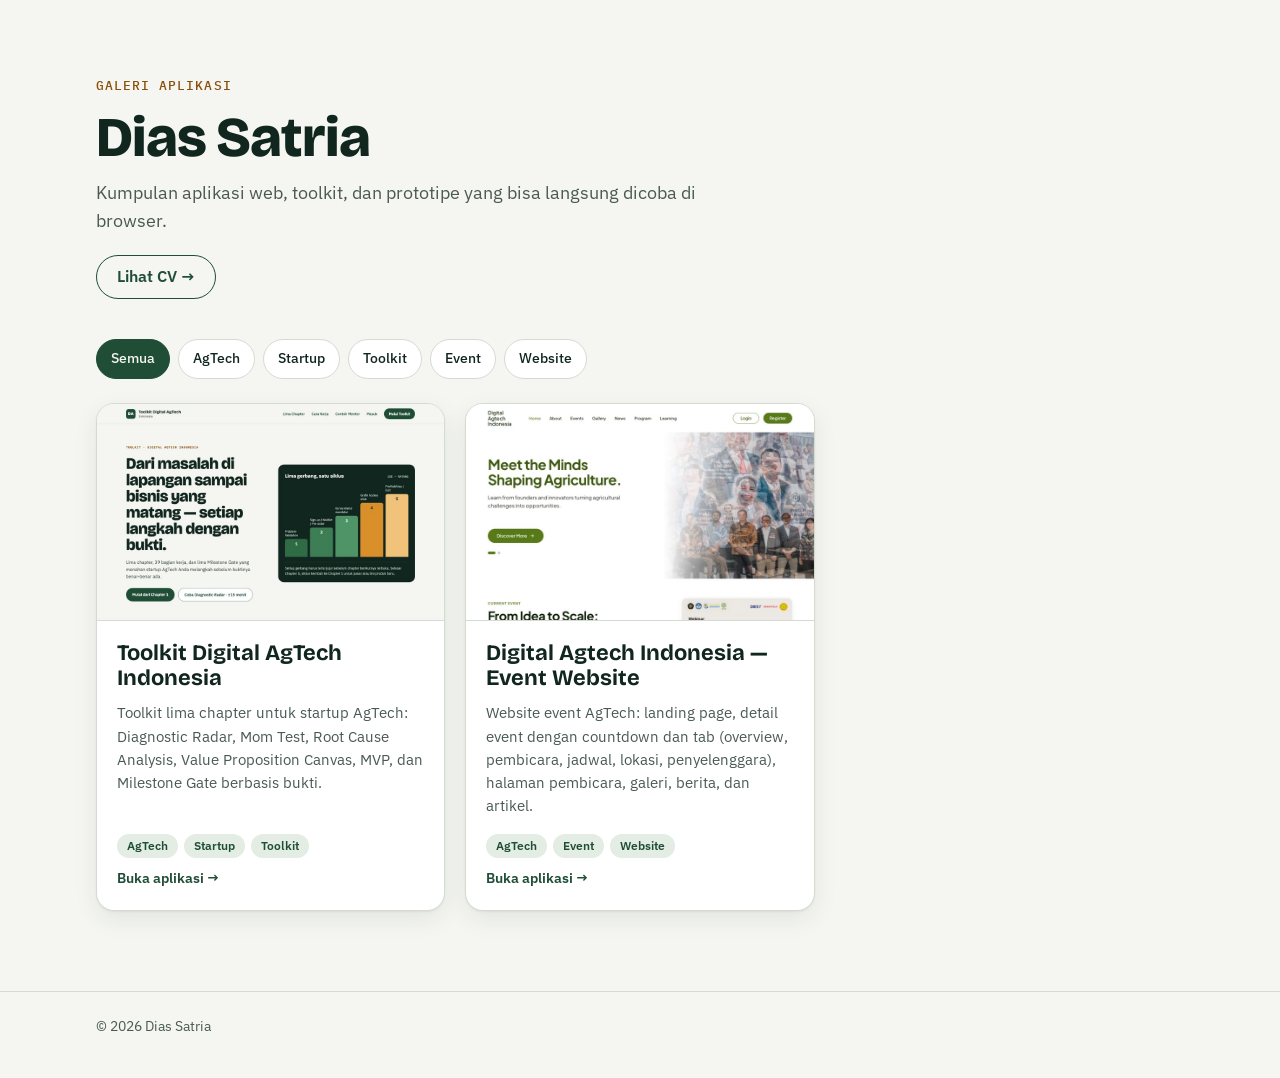
<file: index.html>
<!DOCTYPE html>
<html lang="id">
<head>
<meta charset="utf-8">
<meta name="viewport" content="width=device-width, initial-scale=1">
<title>Dias Satria · Galeri Aplikasi</title>
<meta name="description" content="Kumpulan aplikasi dan prototipe web oleh Dias Satria.">
<link rel="preconnect" href="https://fonts.googleapis.com">
<link rel="preconnect" href="https://fonts.gstatic.com" crossorigin>
<link rel="stylesheet" href="https://fonts.googleapis.com/css2?family=Bricolage+Grotesque:opsz,wght@12..96,700;12..96,800&family=IBM+Plex+Sans:wght@400;500;600&family=IBM+Plex+Mono:wght@500&display=swap">
<style>
:root{
  --bg:#F5F6F1;--surface:#FFFFFF;--text:#10261E;--muted:#4A5A52;--line:#D5DBD3;
  --accent:#1F4D36;--tag-bg:#E3EDE4;--tag-text:#1F4D36;--eyebrow:#8A4F0A;--shadow:0 1px 2px rgba(16,38,30,.06),0 8px 24px rgba(16,38,30,.08);
}
@media (prefers-color-scheme:dark){
  :root:not([data-theme="light"]){
    --bg:#0E1A15;--surface:#15241D;--text:#E8EEE9;--muted:#A9B8AF;--line:#2A3D33;
    --accent:#8FD1A6;--tag-bg:#1F3529;--tag-text:#BFE3CB;--eyebrow:#F0C27A;--shadow:0 1px 2px rgba(0,0,0,.3),0 8px 24px rgba(0,0,0,.35);
  }
}
:root[data-theme="dark"]{
  --bg:#0E1A15;--surface:#15241D;--text:#E8EEE9;--muted:#A9B8AF;--line:#2A3D33;
  --accent:#8FD1A6;--tag-bg:#1F3529;--tag-text:#BFE3CB;--eyebrow:#F0C27A;--shadow:0 1px 2px rgba(0,0,0,.3),0 8px 24px rgba(0,0,0,.35);
}
*{box-sizing:border-box}
body{margin:0;background:var(--bg);color:var(--text);font:16px/1.55 'IBM Plex Sans',system-ui,sans-serif}
.wrap{max-width:1120px;margin:0 auto;padding:0 16px}
header{padding:72px 0 40px}
.eyebrow{font:500 13px 'IBM Plex Mono',monospace;letter-spacing:.08em;color:var(--eyebrow);text-transform:uppercase}
h1{margin:12px 0 12px;font:800 clamp(36px,5vw,56px)/1.04 'Bricolage Grotesque',sans-serif;letter-spacing:-.02em}
header p{margin:0;max-width:36em;color:var(--muted);font-size:18px}
.cv-link{display:inline-flex;align-items:center;margin-top:20px;min-height:44px;padding:0 20px;border-radius:999px;border:1.5px solid var(--accent);color:var(--accent);font-weight:600;text-decoration:none}
.cv-link:hover{background:var(--tag-bg)}
.toolbar{display:flex;gap:8px;flex-wrap:wrap;margin:0 0 24px}
.filter{font:inherit;font-size:14px;font-weight:500;padding:8px 14px;min-height:40px;border-radius:999px;border:1px solid var(--line);background:var(--surface);color:var(--text);cursor:pointer}
.filter[aria-pressed="true"]{background:var(--accent);border-color:var(--accent);color:var(--bg)}
.grid{display:grid;grid-template-columns:repeat(auto-fill,minmax(min(100%,320px),1fr));gap:20px;padding-bottom:80px}
.card{display:flex;flex-direction:column;background:var(--surface);border:1px solid var(--line);border-radius:18px;overflow:hidden;text-decoration:none;color:inherit;box-shadow:var(--shadow);transition:transform .15s,box-shadow .15s}
.card:hover{transform:translateY(-3px)}
.card:focus-visible,.cv-link:focus-visible{outline:3px solid #D9902B;outline-offset:3px}
.thumb{aspect-ratio:16/10;background:var(--tag-bg);border-bottom:1px solid var(--line);overflow:hidden}
.thumb img{width:100%;height:100%;object-fit:cover;object-position:top;display:block}
.body{padding:20px;display:flex;flex-direction:column;gap:10px;flex:1}
.card h2{margin:0;font:700 22px/1.15 'Bricolage Grotesque',sans-serif}
.card p{margin:0;color:var(--muted);font-size:15px}
.tags{display:flex;gap:6px;flex-wrap:wrap;margin-top:auto;padding-top:6px}
.tag{font-size:12px;font-weight:600;background:var(--tag-bg);color:var(--tag-text);padding:3px 10px;border-radius:999px}
.open{font-weight:600;font-size:14px;color:var(--accent)}
.empty{color:var(--muted)}
footer{border-top:1px solid var(--line);padding:24px 0 40px;color:var(--muted);font-size:14px}
</style>
</head>
<body>
<div class="wrap">
  <header>
    <span class="eyebrow">Galeri Aplikasi</span>
    <h1>Dias Satria</h1>
    <p>Kumpulan aplikasi web, toolkit, dan prototipe yang bisa langsung dicoba di browser.</p>
    <a class="cv-link" href="cv/">Lihat CV →</a>
  </header>

  <div class="toolbar" id="filters" role="group" aria-label="Filter kategori"></div>
  <main class="grid" id="gallery"></main>
</div>
<footer><div class="wrap">© <span id="year"></span> Dias Satria</div></footer>

<script>
var APPS = [
  {
    title: 'Toolkit Digital AgTech Indonesia',
    desc: 'Toolkit lima chapter untuk startup AgTech: Diagnostic Radar, Mom Test, Root Cause Analysis, Value Proposition Canvas, MVP, dan Milestone Gate berbasis bukti.',
    href: 'agtech/',
    thumb: 'assets/thumbs/agtech.jpg',
    tags: ['AgTech', 'Startup', 'Toolkit']
  },
  {
    title: 'Digital Agtech Indonesia — Event Website',
    desc: 'Website event AgTech: landing page, detail event dengan countdown dan tab (overview, pembicara, jadwal, lokasi, penyelenggara), halaman pembicara, galeri, berita, dan artikel.',
    href: 'event/',
    thumb: 'assets/thumbs/event.jpg',
    tags: ['AgTech', 'Event', 'Website']
  }
];

function esc(s) {
  return String(s).replace(/[&<>"']/g, function (c) {
    return { '&': '&amp;', '<': '&lt;', '>': '&gt;', '"': '&quot;', "'": '&#39;' }[c];
  });
}

var active = 'Semua';
var cats = ['Semua'].concat(APPS.reduce(function (all, a) {
  a.tags.forEach(function (t) { if (all.indexOf(t) < 0) all.push(t); });
  return all;
}, []));

function render() {
  document.getElementById('filters').innerHTML = cats.length > 2 ? cats.map(function (c) {
    return '<button type="button" class="filter" data-cat="' + esc(c) + '" aria-pressed="' + (c === active) + '">' + esc(c) + '</button>';
  }).join('') : '';
  var list = APPS.filter(function (a) { return active === 'Semua' || a.tags.indexOf(active) >= 0; });
  document.getElementById('gallery').innerHTML = list.length ? list.map(function (a) {
    return '<a class="card" href="' + esc(a.href) + '">' +
      '<div class="thumb">' + (a.thumb ? '<img src="' + esc(a.thumb) + '" alt="" loading="lazy">' : '') + '</div>' +
      '<div class="body"><h2>' + esc(a.title) + '</h2><p>' + esc(a.desc) + '</p>' +
      '<div class="tags">' + a.tags.map(function (t) { return '<span class="tag">' + esc(t) + '</span>'; }).join('') + '</div>' +
      '<span class="open">Buka aplikasi →</span></div></a>';
  }).join('') : '<p class="empty">Belum ada aplikasi di kategori ini.</p>';
}

document.getElementById('filters').addEventListener('click', function (e) {
  var b = e.target.closest('[data-cat]');
  if (!b) return;
  active = b.dataset.cat;
  render();
});
document.getElementById('year').textContent = new Date().getFullYear();
render();
</script>
</body>
</html>
</file>
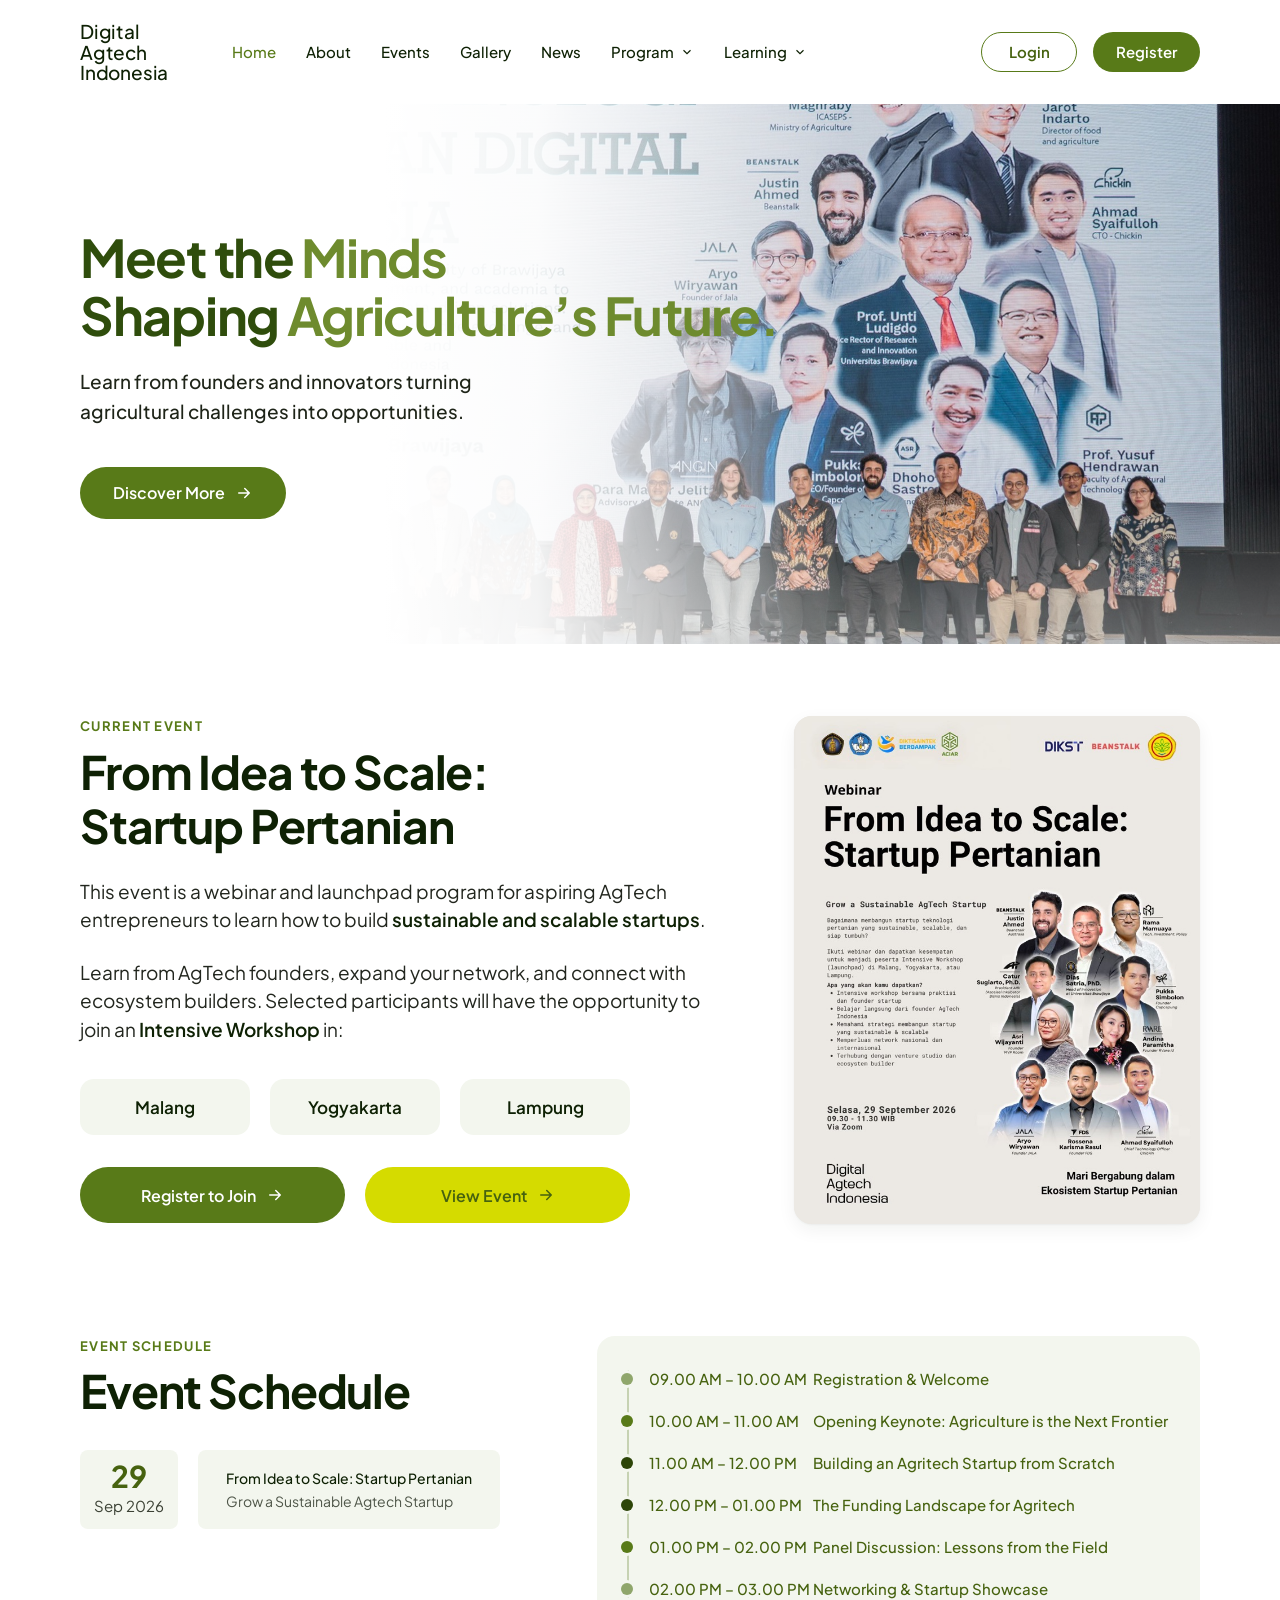
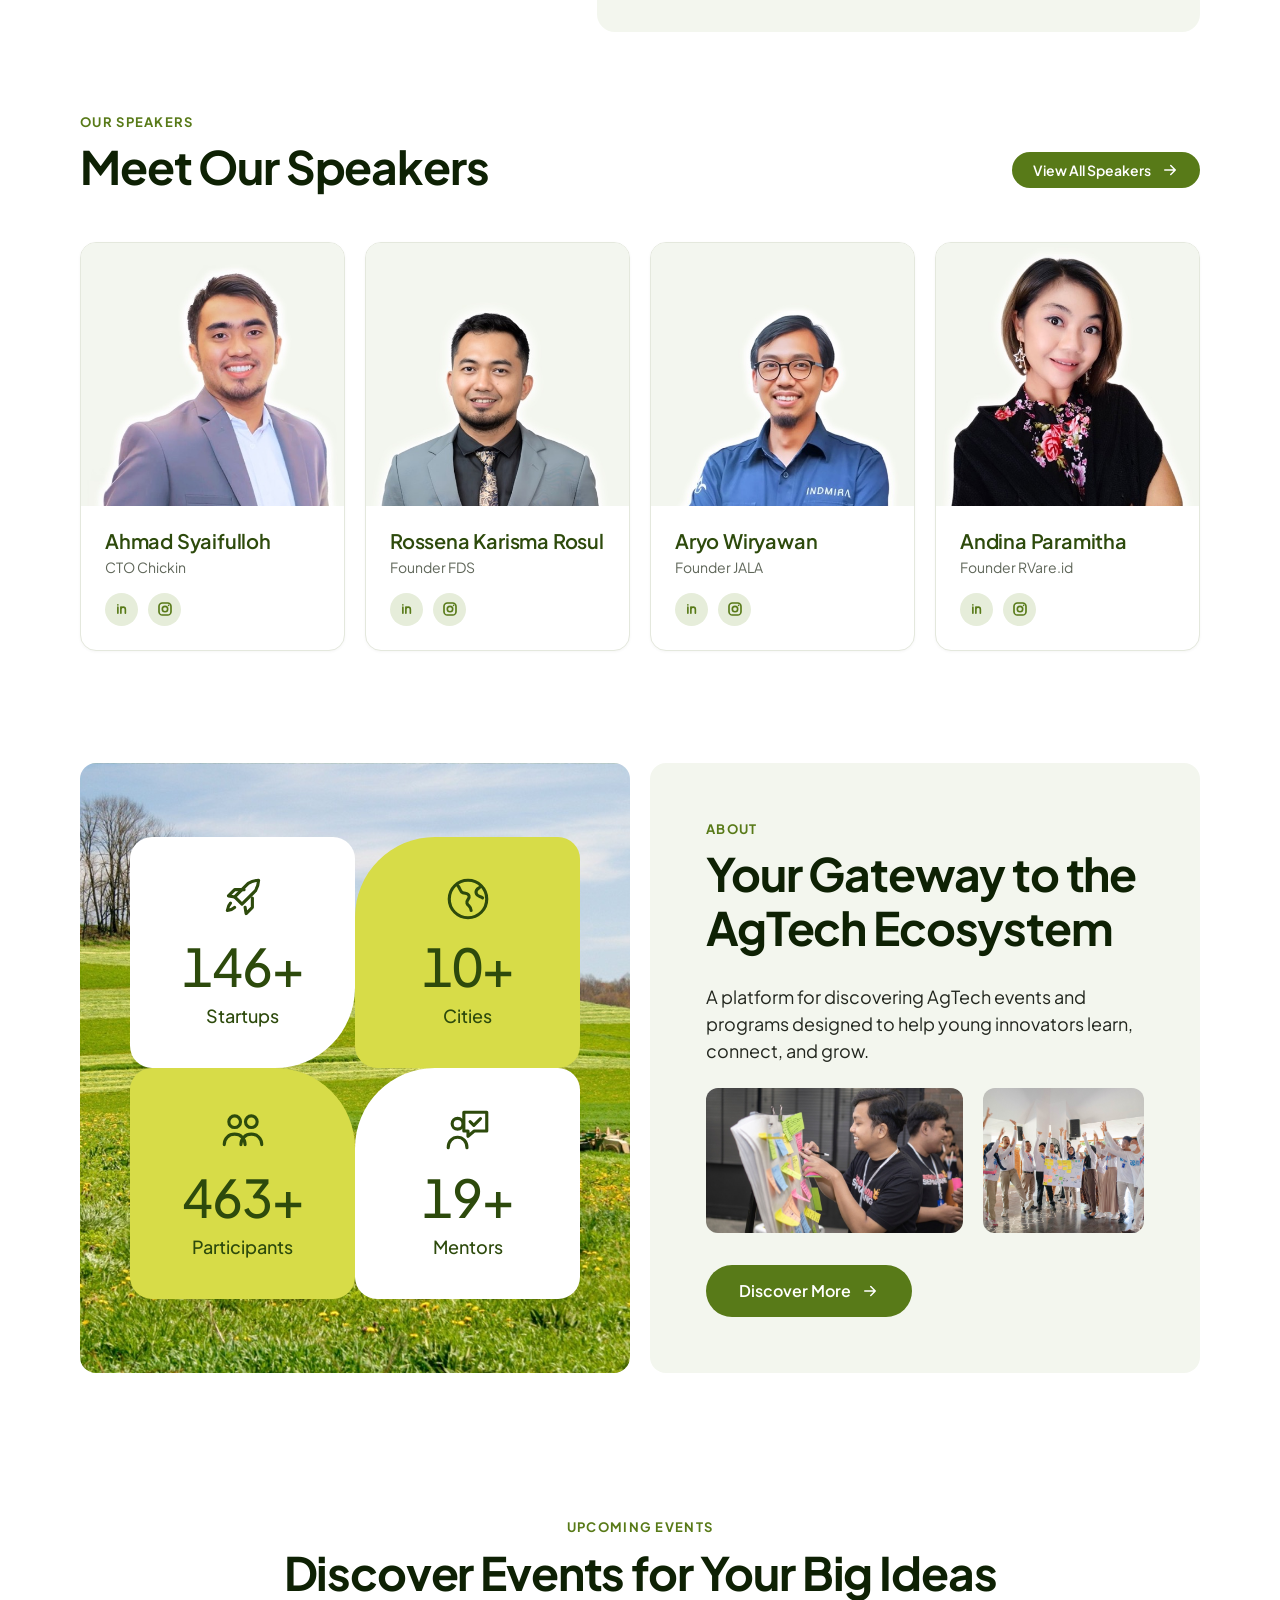
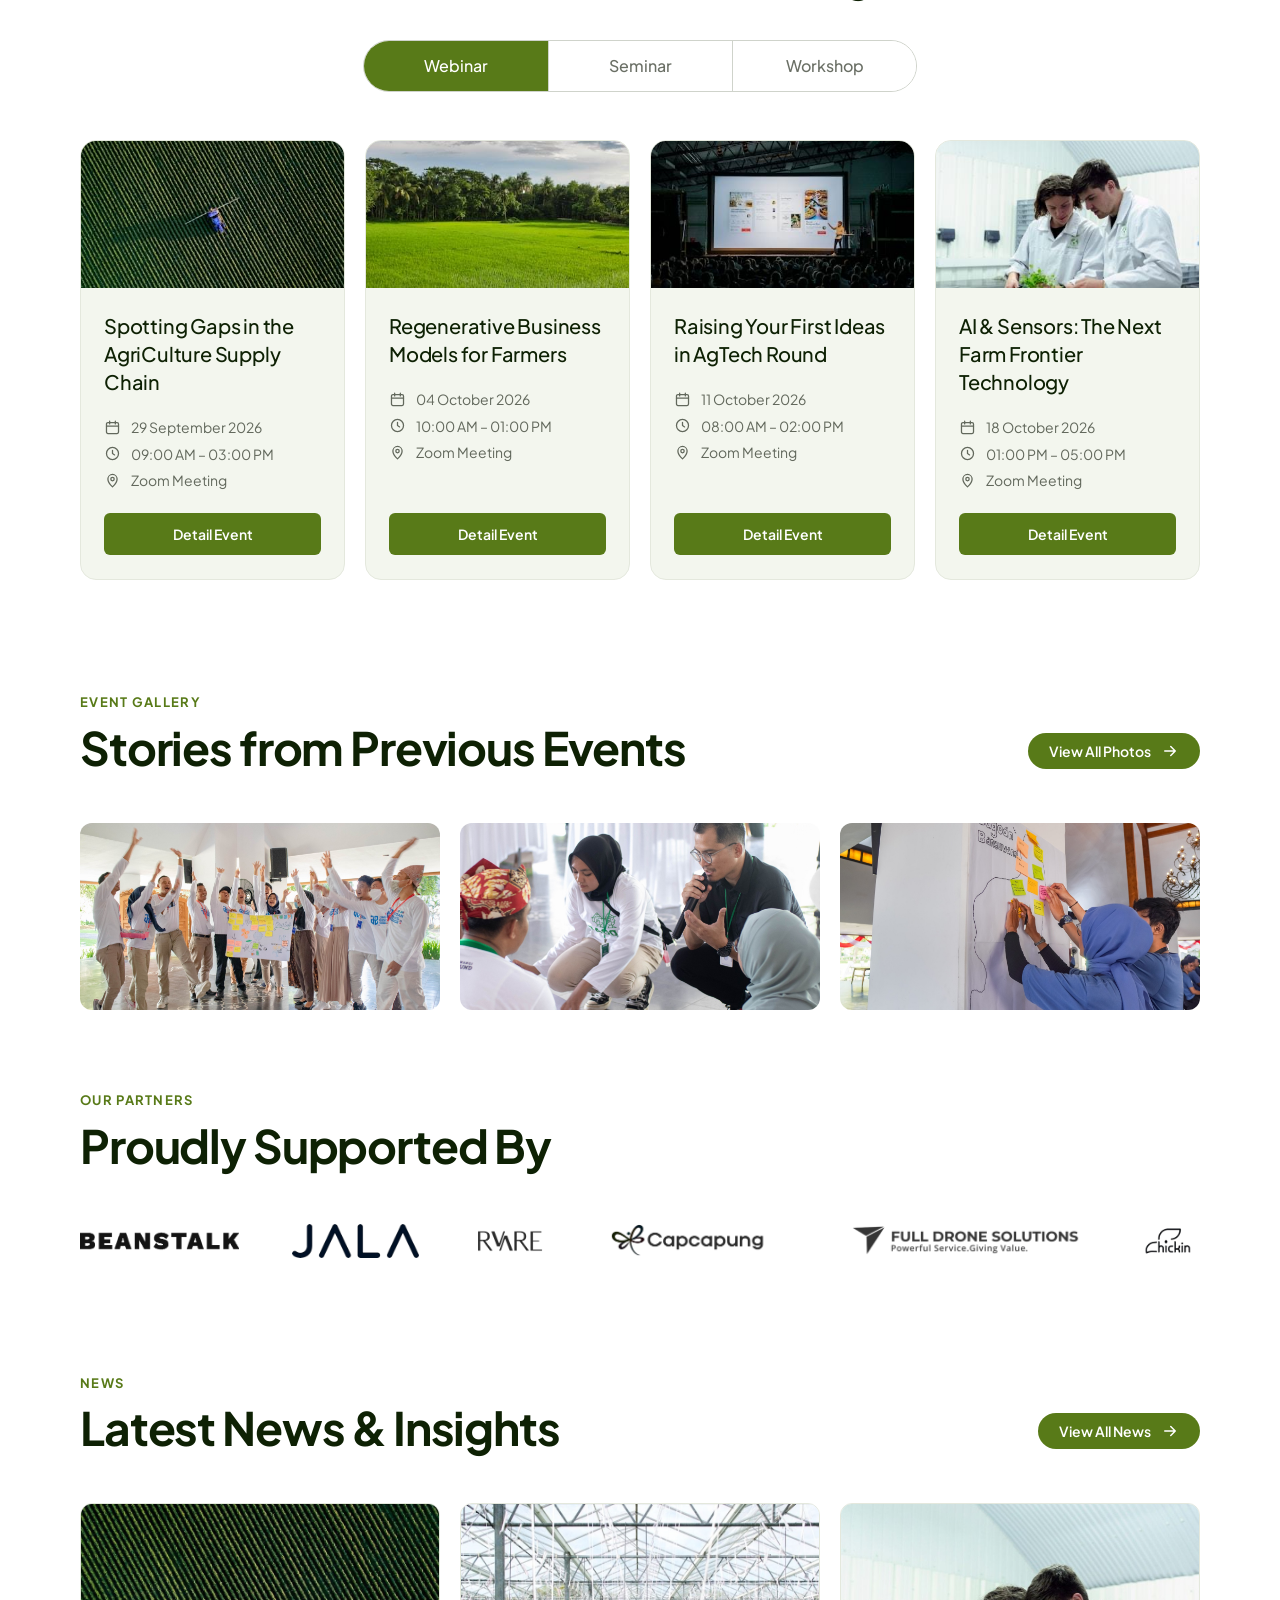
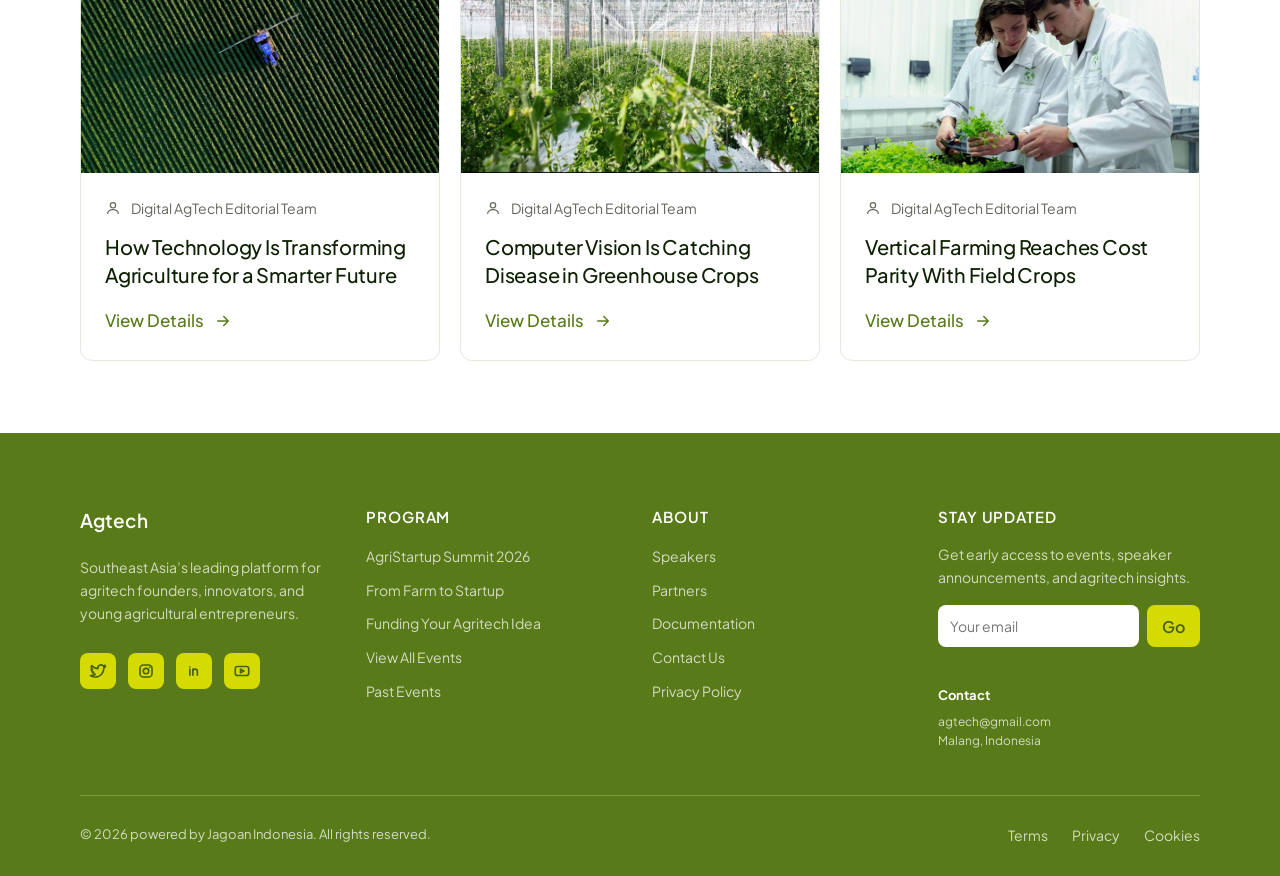
<file: event/index.html>
<!DOCTYPE html>
<html lang="en">
<head>
<meta charset="utf-8">
<meta name="viewport" content="width=device-width, initial-scale=1">
<title>Digital Agtech Indonesia · Events</title>
<meta name="description" content="Digital Agtech Indonesia — webinars, seminars and workshops for aspiring AgTech founders, innovators and young agricultural entrepreneurs.">
<link rel="preconnect" href="https://fonts.googleapis.com">
<link rel="preconnect" href="https://fonts.gstatic.com" crossorigin>
<link rel="stylesheet" href="https://fonts.googleapis.com/css2?family=Plus+Jakarta+Sans:wght@400;500;600;700;800&display=swap">
<link rel="stylesheet" href="style.css">
</head>
<body data-page="home">

<header id="site-header"></header>

<main>

<!-- HERO -->
<section class="hero">
  <div class="hero-bg" aria-hidden="true">
    <img src="img/hero.jpg" alt="">
  </div>
  <div class="wrap hero-content">
    <h1><span class="h-dark">Meet the</span> <span class="h-light">Minds</span><br><span class="h-dark">Shaping</span> <span class="h-light">Agriculture’s Future.</span></h1>
    <p>Learn from founders and innovators turning agricultural challenges into opportunities.</p>
    <a href="#current" class="btn btn-primary btn-lg">Discover More <svg class="i" viewBox="0 0 24 24"><path d="M5 12h14M13 6l6 6-6 6"/></svg></a>
  </div>
</section>

<!-- CURRENT EVENT -->
<section class="section" id="current">
  <div class="wrap current">
    <div>
      <p class="eyebrow">Current Event</p>
      <h2 class="title">From Idea to Scale:<br>Startup Pertanian</h2>
      <p class="lead">This event is a webinar and launchpad program for aspiring AgTech entrepreneurs to learn how to build <strong>sustainable and scalable startups</strong>.</p>
      <p class="lead">Learn from AgTech founders, expand your network, and connect with ecosystem builders. Selected participants will have the opportunity to join an <strong>Intensive Workshop</strong> in:</p>
      <ul class="cities">
        <li>Malang</li><li>Yogyakarta</li><li>Lampung</li>
      </ul>
      <div class="btn-row">
        <a href="#" data-register class="btn btn-primary btn-lg">Register to Join <svg class="i" viewBox="0 0 24 24"><path d="M5 12h14M13 6l6 6-6 6"/></svg></a>
        <a href="event.html" class="btn btn-lime btn-lg">View Event <svg class="i" viewBox="0 0 24 24"><path d="M5 12h14M13 6l6 6-6 6"/></svg></a>
      </div>
    </div>
    <figure class="poster">
      <img src="img/poster.jpg" alt="Webinar poster: From Idea to Scale — Startup Pertanian, Tuesday 29 September 2026, 09.30–11.30 WIB via Zoom">
    </figure>
  </div>
</section>

<!-- SCHEDULE -->
<section class="section section-tight" id="schedule">
  <div class="wrap schedule">
    <div>
      <p class="eyebrow">Event Schedule</p>
      <h2 class="title">Event Schedule</h2>
      <div class="date-row">
        <div class="date-chip"><b>29</b><span>Sep 2026</span></div>
        <div class="date-info"><b>From Idea to Scale: Startup Pertanian</b><span>Grow a Sustainable Agtech Startup</span></div>
      </div>
    </div>
    <ol class="timeline">
      <li><time>09.00 AM – 10.00 AM</time><span>Registration &amp; Welcome</span></li>
      <li><time>10.00 AM – 11.00 AM</time><span>Opening Keynote: Agriculture is the Next Frontier</span></li>
      <li><time>11.00 AM – 12.00 PM</time><span>Building an Agritech Startup from Scratch</span></li>
      <li><time>12.00 PM – 01.00 PM</time><span>The Funding Landscape for Agritech</span></li>
      <li><time>01.00 PM – 02.00 PM</time><span>Panel Discussion: Lessons from the Field</span></li>
      <li><time>02.00 PM – 03.00 PM</time><span>Networking &amp; Startup Showcase</span></li>
    </ol>
  </div>
</section>

<!-- SPEAKERS -->
<section class="section section-tight" id="speakers">
  <div class="wrap">
    <div class="head-row">
      <div>
        <p class="eyebrow">Our Speakers</p>
        <h2 class="title">Meet Our Speakers</h2>
      </div>
      <a href="speakers.html" class="btn btn-primary btn-sm">View All Speakers <svg class="i" viewBox="0 0 24 24"><path d="M5 12h14M13 6l6 6-6 6"/></svg></a>
    </div>
    <div class="grid-4" id="speakers-preview"></div>
  </div>
</section>

<!-- ABOUT -->
<section class="section" id="about">
  <div class="wrap about">
    <div class="stats">
      <div class="stat stat-a"><svg viewBox="0 0 24 24"><use href="#ic-rocket"/></svg><b data-count="150">150+</b><span>Startups</span></div>
      <div class="stat stat-b"><svg viewBox="0 0 24 24"><use href="#ic-globe"/></svg><b data-count="10">10+</b><span>Cities</span></div>
      <div class="stat stat-c"><svg viewBox="0 0 24 24"><use href="#ic-users"/></svg><b data-count="500">500+</b><span>Participants</span></div>
      <div class="stat stat-d"><svg viewBox="0 0 24 24"><use href="#ic-mentor"/></svg><b data-count="20">20+</b><span>Mentors</span></div>
    </div>
    <div class="about-card">
      <p class="eyebrow">About</p>
      <h2 class="title">Your Gateway to the AgTech Ecosystem</h2>
      <p class="lead">A platform for discovering AgTech events and programs designed to help young innovators learn, connect, and grow.</p>
      <div class="about-pics">
        <img src="img/about-1.jpg" alt="Participant writing ideas on sticky notes during a workshop" loading="lazy">
        <img src="img/gallery-01.jpg" alt="Participants celebrating at a workshop" loading="lazy">
      </div>
      <a href="#events" class="btn btn-primary btn-lg">Discover More <svg class="i" viewBox="0 0 24 24"><path d="M5 12h14M13 6l6 6-6 6"/></svg></a>
    </div>
  </div>
</section>

<!-- UPCOMING EVENTS -->
<section class="section" id="events">
  <div class="wrap">
    <div class="center-head">
      <p class="eyebrow">Upcoming Events</p>
      <h2 class="title">Discover Events for Your Big Ideas</h2>
      <div class="tabs" role="tablist" aria-label="Event type">
        <button role="tab" aria-selected="true" data-type="webinar">Webinar</button>
        <button role="tab" aria-selected="false" data-type="seminar">Seminar</button>
        <button role="tab" aria-selected="false" data-type="workshop">Workshop</button>
      </div>
    </div>
    <div class="grid-4" id="event-grid" aria-live="polite"></div>
  </div>
</section>

<!-- GALLERY -->
<section class="section section-tight" id="gallery">
  <div class="wrap">
    <div class="head-row">
      <div>
        <p class="eyebrow">Event Gallery</p>
        <h2 class="title">Stories from Previous Events</h2>
      </div>
      <a href="gallery.html" class="btn btn-primary btn-sm">View All Photos <svg class="i" viewBox="0 0 24 24"><path d="M5 12h14M13 6l6 6-6 6"/></svg></a>
    </div>
    <div class="grid-3 gallery" id="gallery-preview"></div>
  </div>
</section>

<!-- PARTNERS -->
<section class="section section-tight" id="partners">
  <div class="wrap">
    <p class="eyebrow">Our Partners</p>
    <h2 class="title">Proudly Supported By</h2>
    <ul class="partners">
      <li><img src="img/logo-beanstalk.png" alt="Beanstalk"></li>
      <li><img src="img/logo-jala.png" alt="JALA"></li>
      <li><img src="img/logo-rvare.png" alt="RVare"></li>
      <li><img src="img/logo-capcapung.png" alt="Capcapung"></li>
      <li><img src="img/logo-fds.png" alt="Full Drone Solutions"></li>
      <li><img class="tall" src="img/logo-chickin.png" alt="Chickin"></li>
    </ul>
  </div>
</section>

<!-- NEWS -->
<section class="section" id="news">
  <div class="wrap">
    <div class="head-row">
      <div>
        <p class="eyebrow">News</p>
        <h2 class="title">Latest News &amp; Insights</h2>
      </div>
      <a href="news.html" class="btn btn-primary btn-sm">View All News <svg class="i" viewBox="0 0 24 24"><path d="M5 12h14M13 6l6 6-6 6"/></svg></a>
    </div>
    <div class="grid-3" id="news-preview"></div>
  </div>
</section>

</main>

<footer id="site-footer" data-flush></footer>

<script src="main.js"></script>
</body>
</html>
</file>
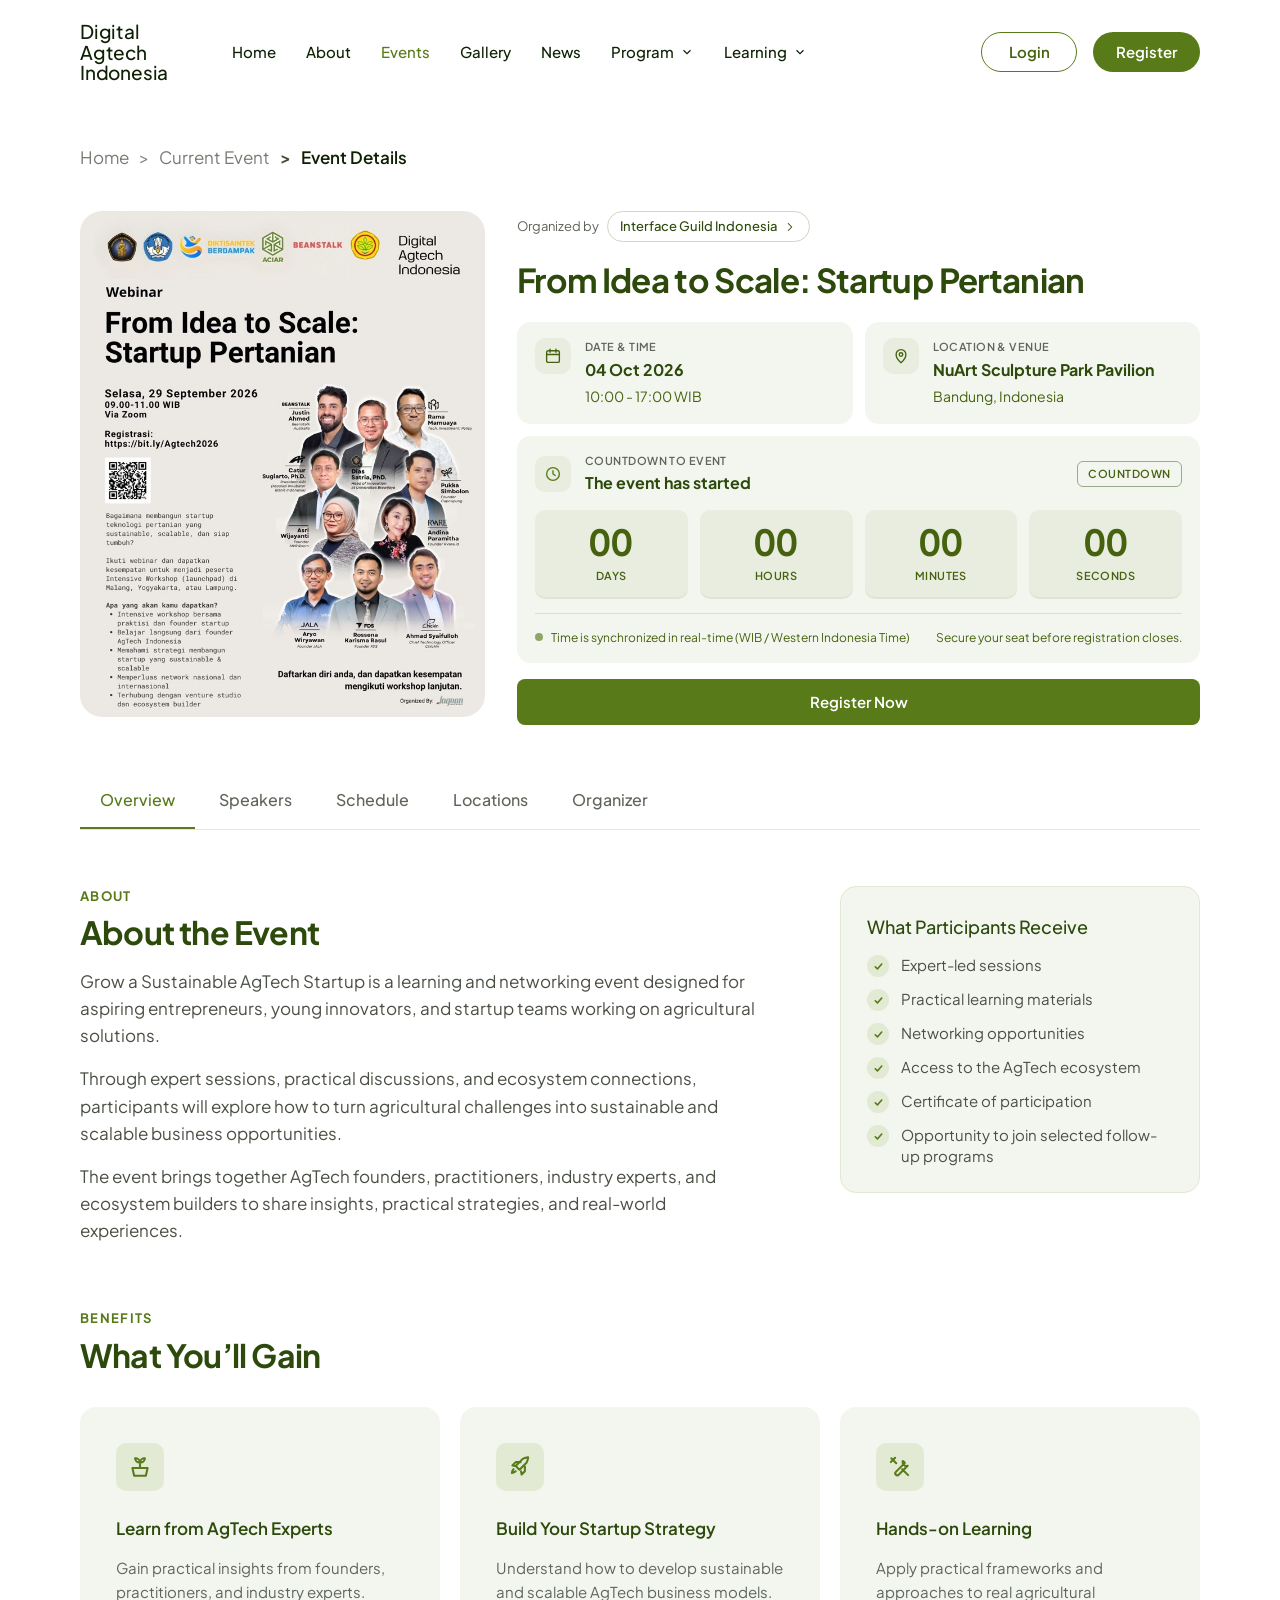
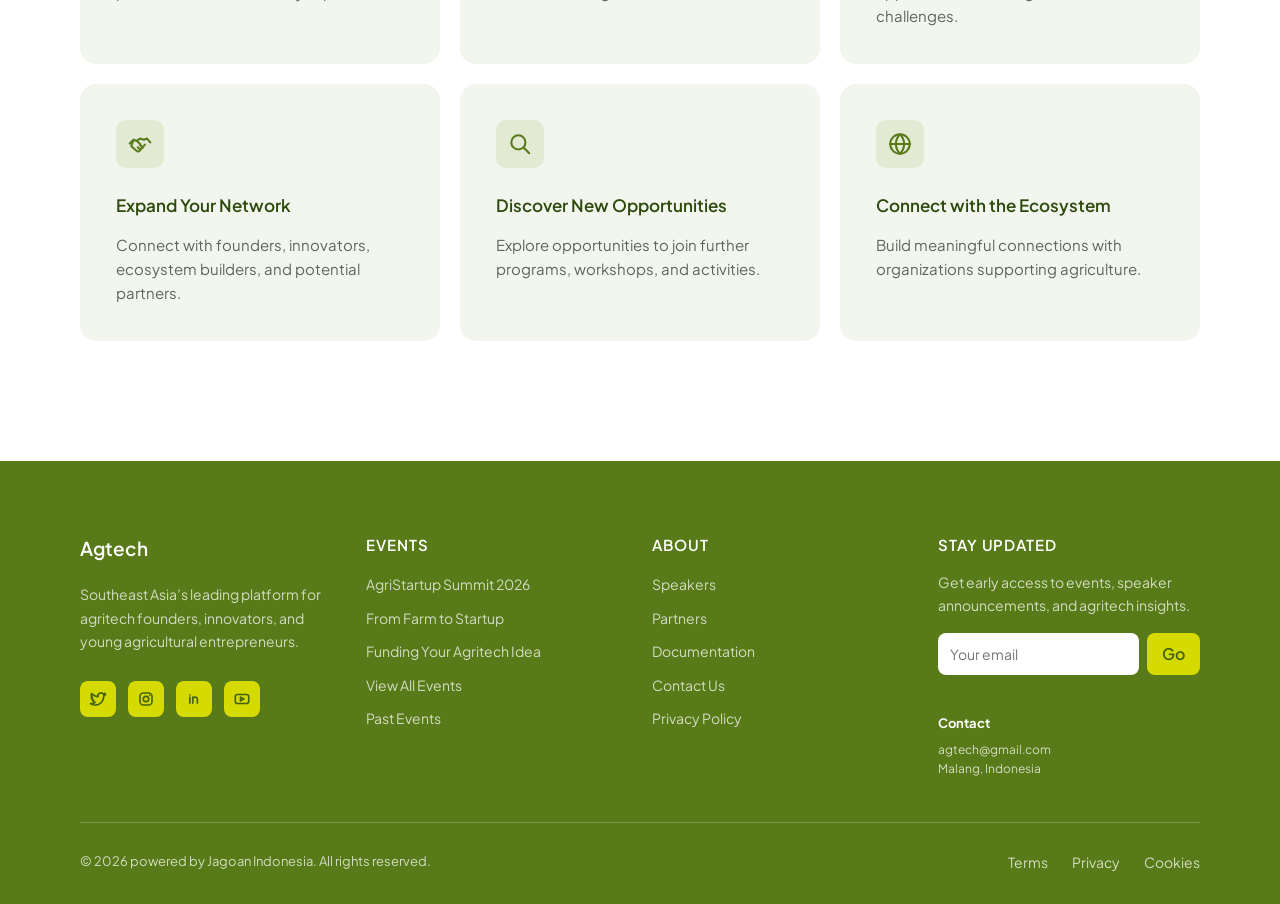
<file: event/event.html>
<!DOCTYPE html>
<html lang="en">
<head>
<meta charset="utf-8">
<meta name="viewport" content="width=device-width, initial-scale=1">
<title>From Idea to Scale: Startup Pertanian · Digital Agtech Indonesia</title>
<meta name="description" content="Event details, speakers, schedule, location and organizer for From Idea to Scale: Startup Pertanian.">
<link rel="preconnect" href="https://fonts.googleapis.com">
<link rel="preconnect" href="https://fonts.gstatic.com" crossorigin>
<link rel="stylesheet" href="https://fonts.googleapis.com/css2?family=Plus+Jakarta+Sans:wght@400;500;600;700;800&display=swap">
<link rel="stylesheet" href="style.css">
</head>
<body data-page="event">

<header id="site-header"></header>

<main class="wrap">
  <nav aria-label="Breadcrumb" style="padding-top:40px">
    <ol class="crumbs crumbs-dark">
      <li><a href="index.html">Home</a></li>
      <li><a href="index.html#current">Current Event</a></li>
      <li aria-current="page">Event Details</li>
    </ol>
  </nav>

  <section class="ev-head">
    <figure class="ev-poster" style="margin:0">
      <img src="img/poster-detail.jpg" alt="Webinar poster: From Idea to Scale — Startup Pertanian. Registration at bit.ly/Agtech2026">
    </figure>
    <div>
      <p class="org-pill" style="margin:0">Organized by <a href="#organizer" data-goto="organizer">Interface Guild Indonesia <svg class="ico" style="width:14px;height:14px"><use href="#ic-chev"/></svg></a></p>
      <h1 class="ev-title">From Idea to Scale: Startup Pertanian</h1>
      <div class="ev-facts">
        <div class="fact">
          <span class="fact-ico"><svg class="ico"><use href="#ic-cal"/></svg></span>
          <div><small>Date &amp; Time</small><b>04 Oct 2026</b><span>10:00 - 17:00 WIB</span></div>
        </div>
        <div class="fact">
          <span class="fact-ico"><svg class="ico"><use href="#ic-pin"/></svg></span>
          <div><small>Location &amp; Venue</small><b>NuArt Sculpture Park Pavilion</b><span>Bandung, Indonesia</span></div>
        </div>
      </div>
      <div class="countdown" id="countdown">
        <div class="cd-top">
          <span class="fact-ico"><svg class="ico"><use href="#ic-clock"/></svg></span>
          <div><small>Countdown to Event</small><b>Time Until the Event Starts</b></div>
          <span class="cd-badge">COUNTDOWN</span>
        </div>
        <div class="cd-grid" role="timer" aria-live="off">
          <div><b data-cd="days">00</b><span>DAYS</span></div>
          <div><b data-cd="hours">00</b><span>HOURS</span></div>
          <div><b data-cd="minutes">00</b><span>MINUTES</span></div>
          <div><b data-cd="seconds">00</b><span>SECONDS</span></div>
        </div>
        <div class="cd-foot"><span>Time is synchronized in real-time (WIB / Western Indonesia Time)</span><span>Secure your seat before registration closes.</span></div>
      </div>
      <a href="#" data-register class="btn btn-primary ev-register">Register Now</a>
    </div>
  </section>

  <div class="dtabs" role="tablist" aria-label="Event information">
    <button role="tab" id="tab-overview" aria-controls="panel-overview" data-tab="overview" aria-selected="true">Overview</button>
    <button role="tab" id="tab-speakers" aria-controls="panel-speakers" data-tab="speakers" aria-selected="false">Speakers</button>
    <button role="tab" id="tab-schedule" aria-controls="panel-schedule" data-tab="schedule" aria-selected="false">Schedule</button>
    <button role="tab" id="tab-locations" aria-controls="panel-locations" data-tab="locations" aria-selected="false">Locations</button>
    <button role="tab" id="tab-organizer" aria-controls="panel-organizer" data-tab="organizer" aria-selected="false">Organizer</button>
  </div>

  <!-- OVERVIEW -->
  <section class="dpanel" id="panel-overview" role="tabpanel" aria-labelledby="tab-overview">
    <div class="overview">
      <div class="prose">
        <p class="eyebrow">About</p>
        <h2 class="title title-sm title-green">About the Event</h2>
        <p>Grow a Sustainable AgTech Startup is a learning and networking event designed for aspiring entrepreneurs, young innovators, and startup teams working on agricultural solutions.</p>
        <p>Through expert sessions, practical discussions, and ecosystem connections, participants will explore how to turn agricultural challenges into sustainable and scalable business opportunities.</p>
        <p>The event brings together AgTech founders, practitioners, industry experts, and ecosystem builders to share insights, practical strategies, and real-world experiences.</p>
      </div>
      <aside class="receive">
        <h3>What Participants Receive</h3>
        <ul class="checks">
          <li>Expert-led sessions</li>
          <li>Practical learning materials</li>
          <li>Networking opportunities</li>
          <li>Access to the AgTech ecosystem</li>
          <li>Certificate of participation</li>
          <li>Opportunity to join selected follow-up programs</li>
        </ul>
      </aside>
    </div>

    <div style="margin-top:64px">
      <p class="eyebrow">Benefits</p>
      <h2 class="title title-sm title-green">What You’ll Gain</h2>
      <div class="grid-3 benefits" style="margin-top:32px">
        <div class="benefit"><span class="benefit-ico"><svg><use href="#ic-sprout"/></svg></span><h3>Learn from AgTech Experts</h3><p>Gain practical insights from founders, practitioners, and industry experts.</p></div>
        <div class="benefit"><span class="benefit-ico"><svg><use href="#ic-rocket"/></svg></span><h3>Build Your Startup Strategy</h3><p>Understand how to develop sustainable and scalable AgTech business models.</p></div>
        <div class="benefit"><span class="benefit-ico"><svg><use href="#ic-tools"/></svg></span><h3>Hands-on Learning</h3><p>Apply practical frameworks and approaches to real agricultural challenges.</p></div>
        <div class="benefit"><span class="benefit-ico"><svg><use href="#ic-hands"/></svg></span><h3>Expand Your Network</h3><p>Connect with founders, innovators, ecosystem builders, and potential partners.</p></div>
        <div class="benefit"><span class="benefit-ico"><svg><use href="#ic-search"/></svg></span><h3>Discover New Opportunities</h3><p>Explore opportunities to join further programs, workshops, and activities.</p></div>
        <div class="benefit"><span class="benefit-ico"><svg><use href="#ic-globe2"/></svg></span><h3>Connect with the Ecosystem</h3><p>Build meaningful connections with organizations supporting agriculture.</p></div>
      </div>
    </div>
  </section>

  <!-- SPEAKERS -->
  <section class="dpanel" id="panel-speakers" role="tabpanel" aria-labelledby="tab-speakers" hidden>
    <p class="eyebrow">Speakers</p>
    <h2 class="title title-sm title-green">Meet the Speakers</h2>
    <p class="sub">Learn from founders, practitioners, and experts shaping the future of AgTech.</p>
    <div class="grid-4 gap-lg" id="speakers-all" style="margin-top:40px;row-gap:36px"></div>
  </section>

  <!-- SCHEDULE -->
  <section class="dpanel" id="panel-schedule" role="tabpanel" aria-labelledby="tab-schedule" hidden>
    <p class="eyebrow">Schedule</p>
    <h2 class="title title-sm title-green">Event Schedule</h2>
    <p class="sub">A full day of keynotes, practical sessions, discussions, and networking.</p>
    <ol class="agenda">
      <li><time>10:00 – 10:30</time><span class="dot"></span><div><small>Community</small><b>Registration &amp; Networking</b><p>Meet fellow participants and connect with the AgTech community.</p></div></li>
      <li><time>10:30 – 10:45</time><span class="dot"></span><div><small>Welcome</small><b>Opening Session</b><p>Welcome and introduction to the event.</p></div></li>
      <li><time>10:45 – 11:30</time><span class="dot"></span><div><small>Keynote</small><b>Keynote: From Agricultural Problems to Startup Opportunities</b><p>Discover how real agricultural challenges can become meaningful startup opportunities.</p></div></li>
      <li><time>11:30 – 12:30</time><span class="dot"></span><div><small>Panel</small><b>Panel Discussion: Building the Right Solution</b><p>Learn from practitioners about identifying users, validating problems, and developing relevant solutions.</p></div></li>
      <li><time>12:30 – 13:30</time><span class="dot"></span><div><small>Break</small><b>Lunch &amp; Networking</b></div></li>
      <li><time>13:30 – 14:00</time><span class="dot"></span><div><small>Closing</small><b>Closing &amp; Next Step</b></div></li>
    </ol>
  </section>

  <!-- LOCATIONS -->
  <section class="dpanel" id="panel-locations" role="tabpanel" aria-labelledby="tab-locations" hidden>
    <p class="eyebrow">Locations</p>
    <h2 class="title title-sm title-green">Event Locations</h2>
    <p class="sub">Join us in person and connect with the local AgTech ecosystem.</p>
    <article class="venue">
      <img src="img/venue-mcc.jpg" alt="Entrance of Malang Creative Center (MCC)" loading="lazy">
      <div class="venue-body">
        <h3>Malang Creative Center (MCC) Lantai 5</h3>
        <p class="city"><svg class="ico" style="width:16px;height:16px"><use href="#ic-pin"/></svg>Malang, East Java, Indonesia</p>
        <address>Jl. A. Yani No. 53, Blimbing, Kec. Blimbing, Kota Malang, Jawa Timur 65118.</address>
        <a class="btn" href="https://www.google.com/maps/search/?api=1&amp;query=Malang+Creative+Center+Jl.+A.+Yani+No.+53+Blimbing+Malang" target="_blank" rel="noopener"><svg class="ico" style="width:16px;height:16px"><use href="#ic-pin"/></svg>Get Directions</a>
      </div>
    </article>
  </section>

  <!-- ORGANIZER -->
  <section class="dpanel" id="panel-organizer" role="tabpanel" aria-labelledby="tab-organizer" hidden>
    <p class="eyebrow">Organizer</p>
    <h2 class="title title-sm title-green">About the Organizer</h2>
    <p class="sub">Join us in person and connect with the local AgTech ecosystem.</p>
    <article class="org-card">
      <p class="eyebrow" style="font-size:11px">Organized by</p>
      <h3>Jagoan Indonesia</h3>
      <p>Jagoan Indonesia supports young innovators and entrepreneurs through learning programs, business development initiatives, and ecosystem collaboration.</p>
      <p>Through its programs and partnerships, Jagoan Indonesia helps young entrepreneurs develop their ideas, strengthen their businesses, and create meaningful impact across Indonesia.</p>
      <div class="org-actions">
        <a class="btn btn-ghost" href="#"><svg class="ico" style="width:16px;height:16px"><use href="#ic-globe2"/></svg>Visit Website</a>
        <a class="btn btn-ghost" href="mailto:agtech@gmail.com"><svg class="ico" style="width:16px;height:16px"><use href="#ic-mail"/></svg>Contact Organizer</a>
      </div>
    </article>
  </section>
</main>

<footer id="site-footer"></footer>

<script src="main.js"></script>
<script>
  // "Organized by" pill jumps to the Organizer tab
  document.querySelector('[data-goto]').addEventListener('click', e => {
    e.preventDefault();
    document.getElementById('tab-organizer').click();
    document.querySelector('.dtabs').scrollIntoView({ behavior: 'smooth' });
  });
</script>
</body>
</html>
</file>
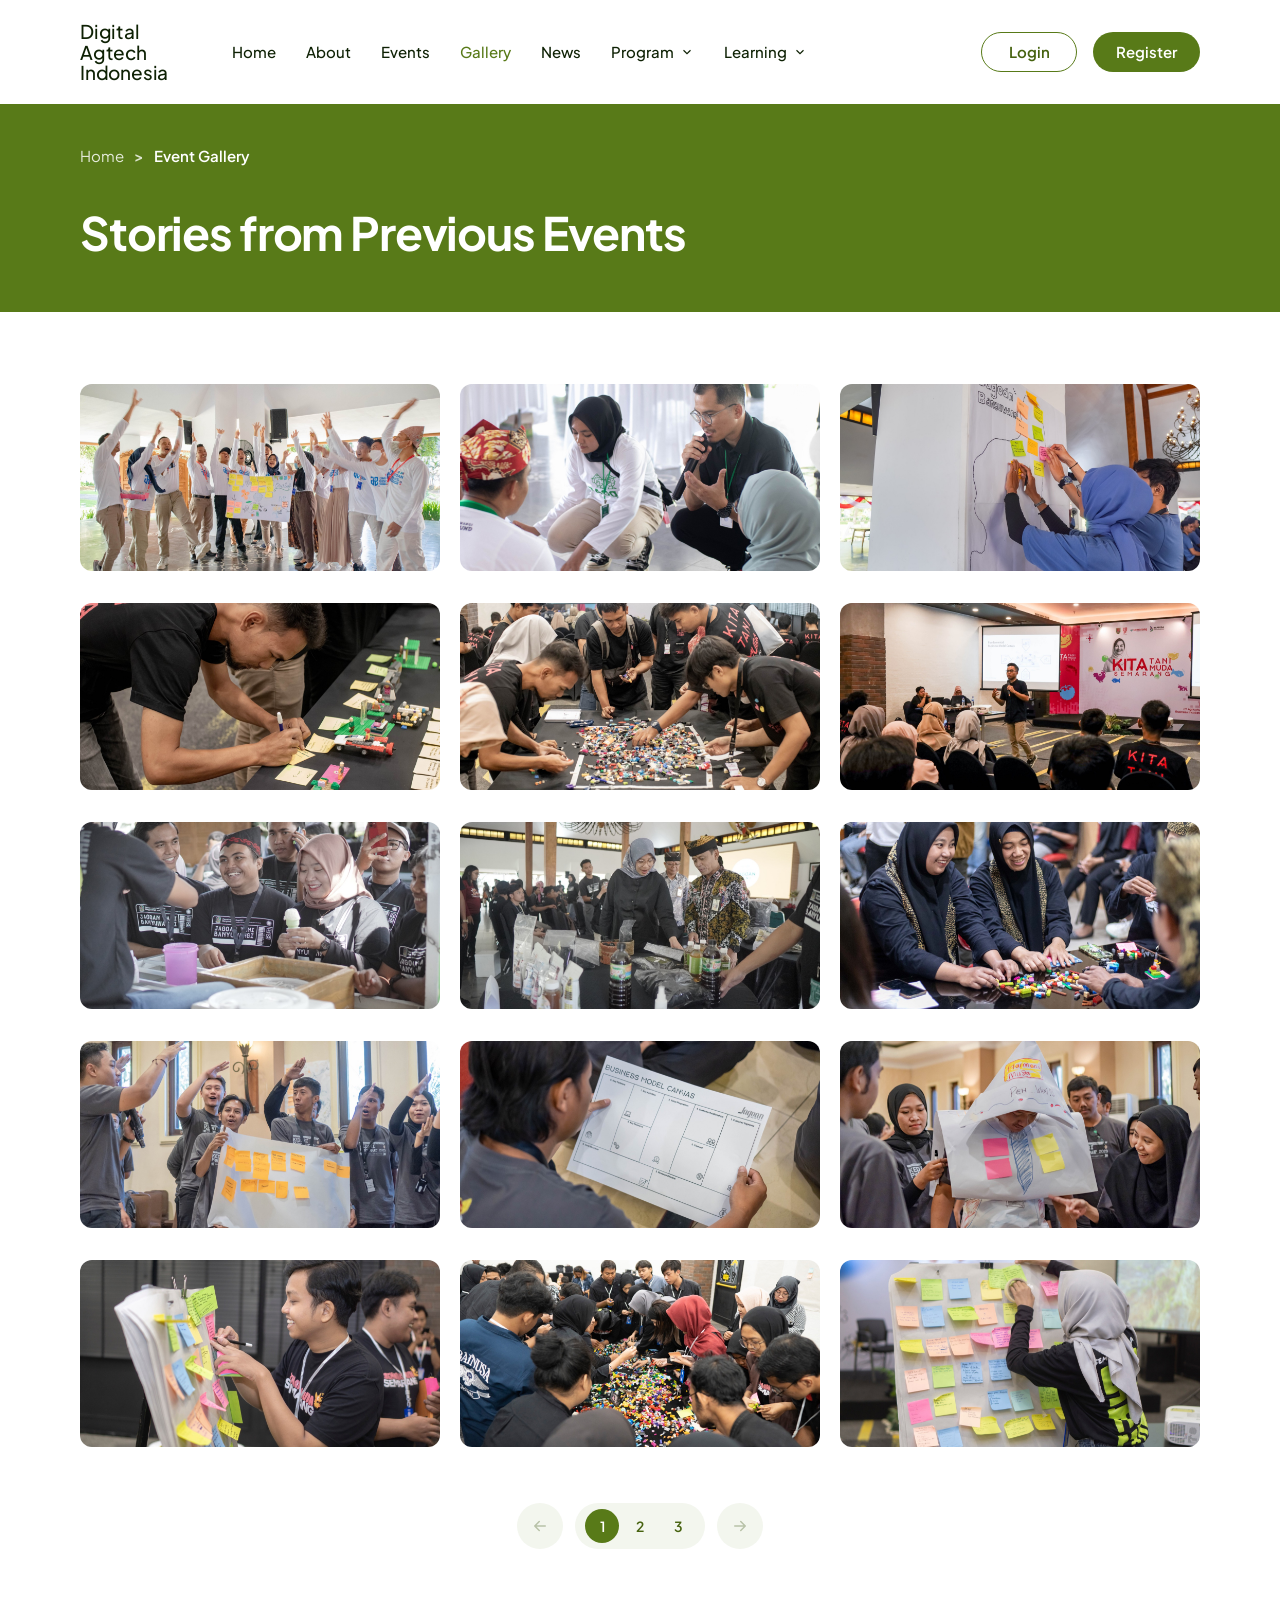
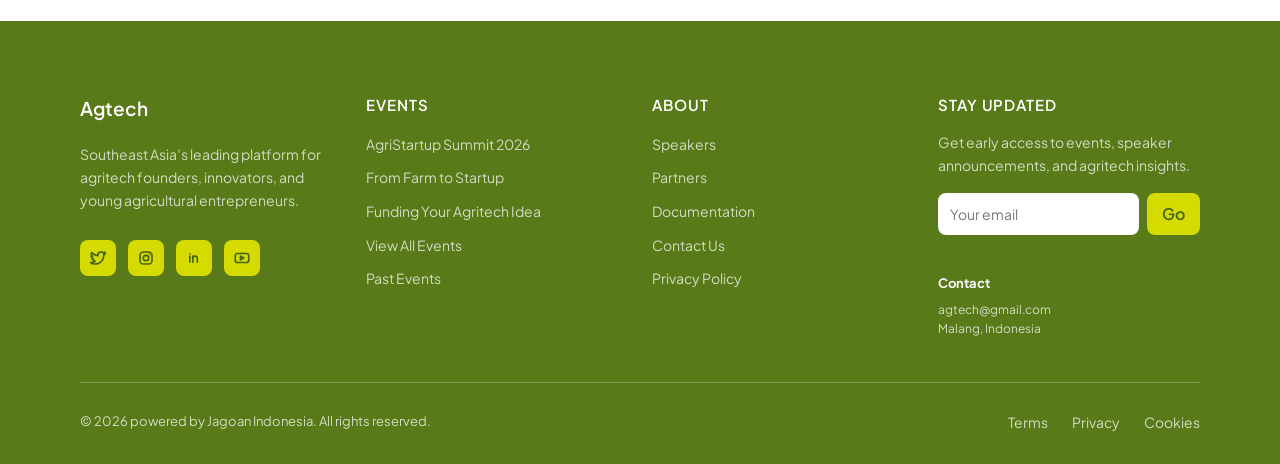
<file: event/gallery.html>
<!DOCTYPE html>
<html lang="en">
<head>
<meta charset="utf-8">
<meta name="viewport" content="width=device-width, initial-scale=1">
<title>Event Gallery · Digital Agtech Indonesia</title>
<meta name="description" content="Photos from previous Digital Agtech Indonesia workshops and events.">
<link rel="preconnect" href="https://fonts.googleapis.com">
<link rel="preconnect" href="https://fonts.gstatic.com" crossorigin>
<link rel="stylesheet" href="https://fonts.googleapis.com/css2?family=Plus+Jakarta+Sans:wght@400;500;600;700;800&display=swap">
<link rel="stylesheet" href="style.css">
</head>
<body data-page="gallery">

<header id="site-header"></header>

<main>
  <section class="banner">
    <div class="wrap">
      <nav aria-label="Breadcrumb">
        <ol class="crumbs"><li><a href="index.html">Home</a></li><li aria-current="page">Event Gallery</li></ol>
      </nav>
      <h1 class="title">Stories from Previous Events</h1>
    </div>
  </section>

  <section class="section">
    <div class="wrap">
      <div class="grid-3 gallery" id="gallery-all" data-lightbox style="row-gap:32px"></div>
      <nav class="pager" aria-label="Pagination">
        <button class="pager-arrow" type="button" aria-label="Previous page" disabled><svg class="i" viewBox="0 0 24 24"><path d="M19 12H5M11 6l-6 6 6 6"/></svg></button>
        <div class="pager-pages"><button type="button" aria-current="page">1</button><button type="button" disabled>2</button><button type="button" disabled>3</button></div>
        <button class="pager-arrow" type="button" aria-label="Next page" disabled><svg class="i" viewBox="0 0 24 24"><path d="M5 12h14M13 6l6 6-6 6"/></svg></button>
      </nav>
    </div>
  </section>
</main>

<footer id="site-footer" data-flush></footer>

<script src="main.js"></script>
</body>
</html>
</file>
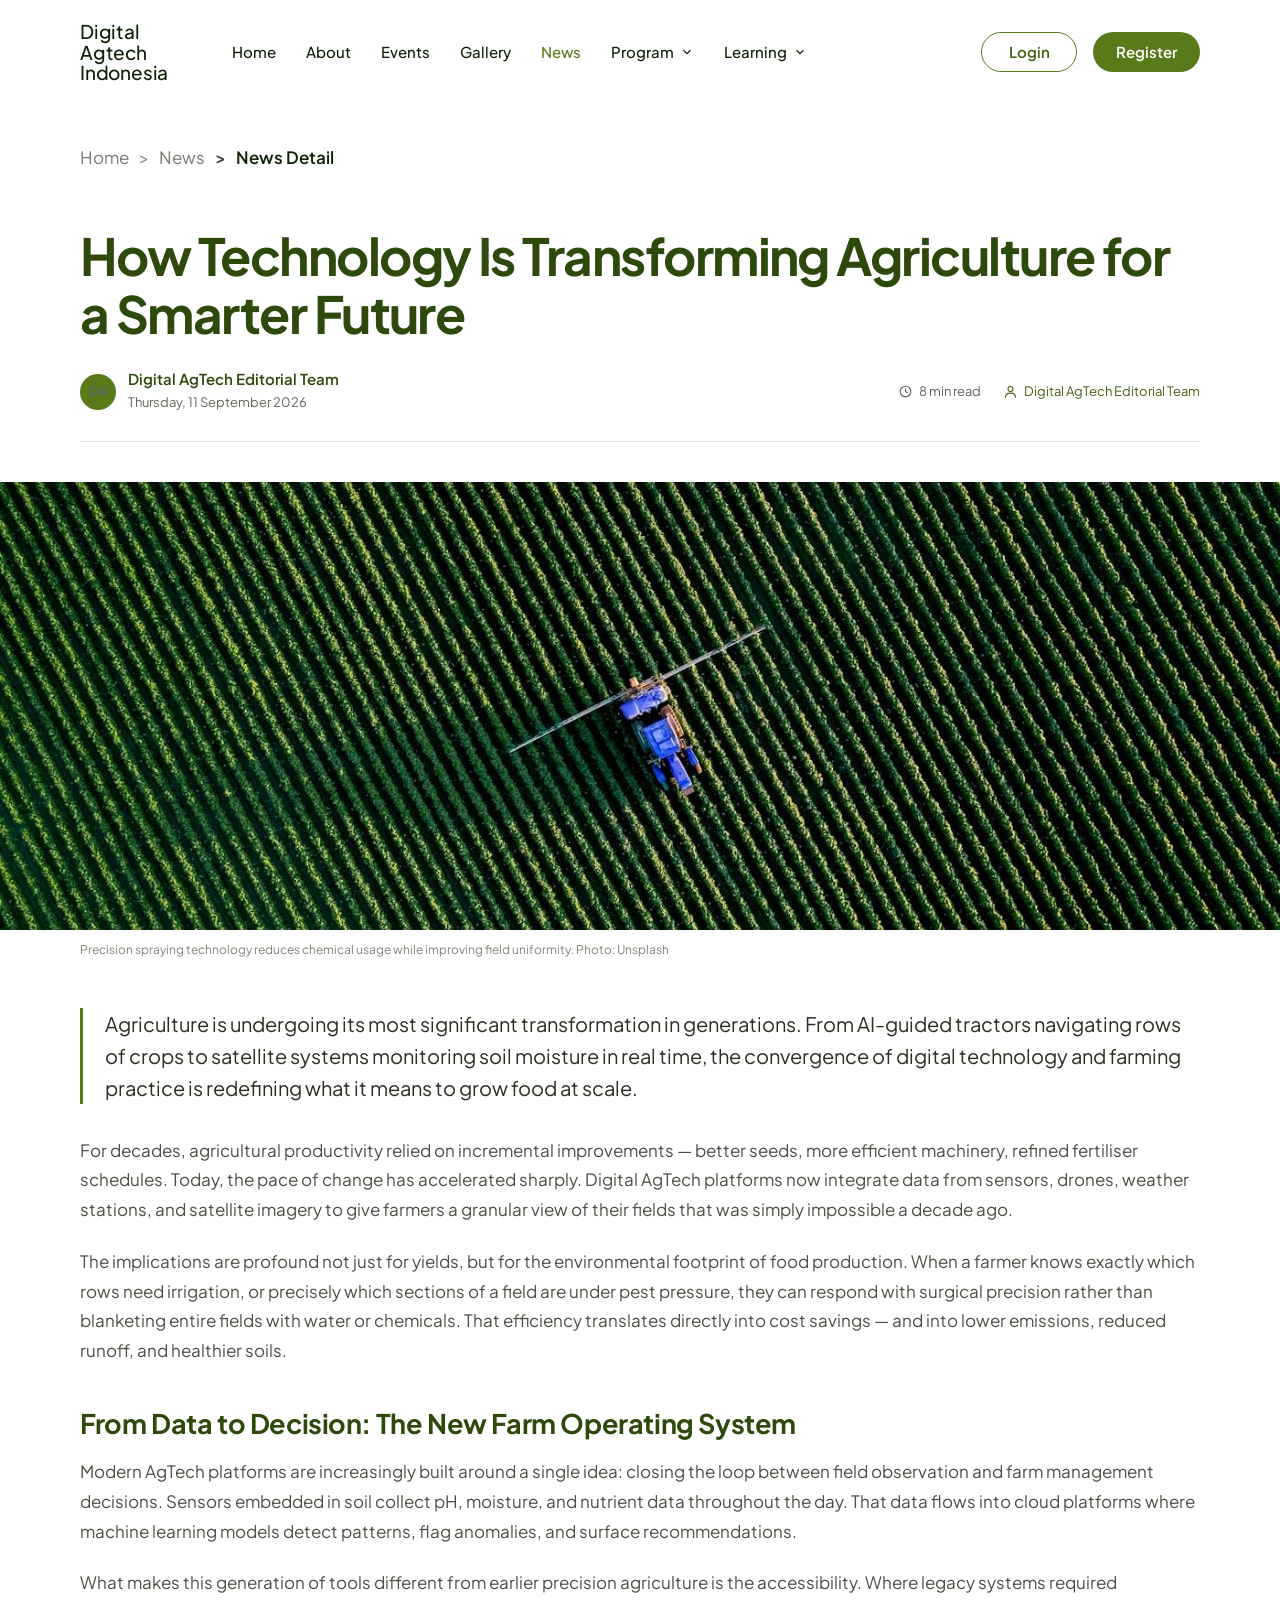
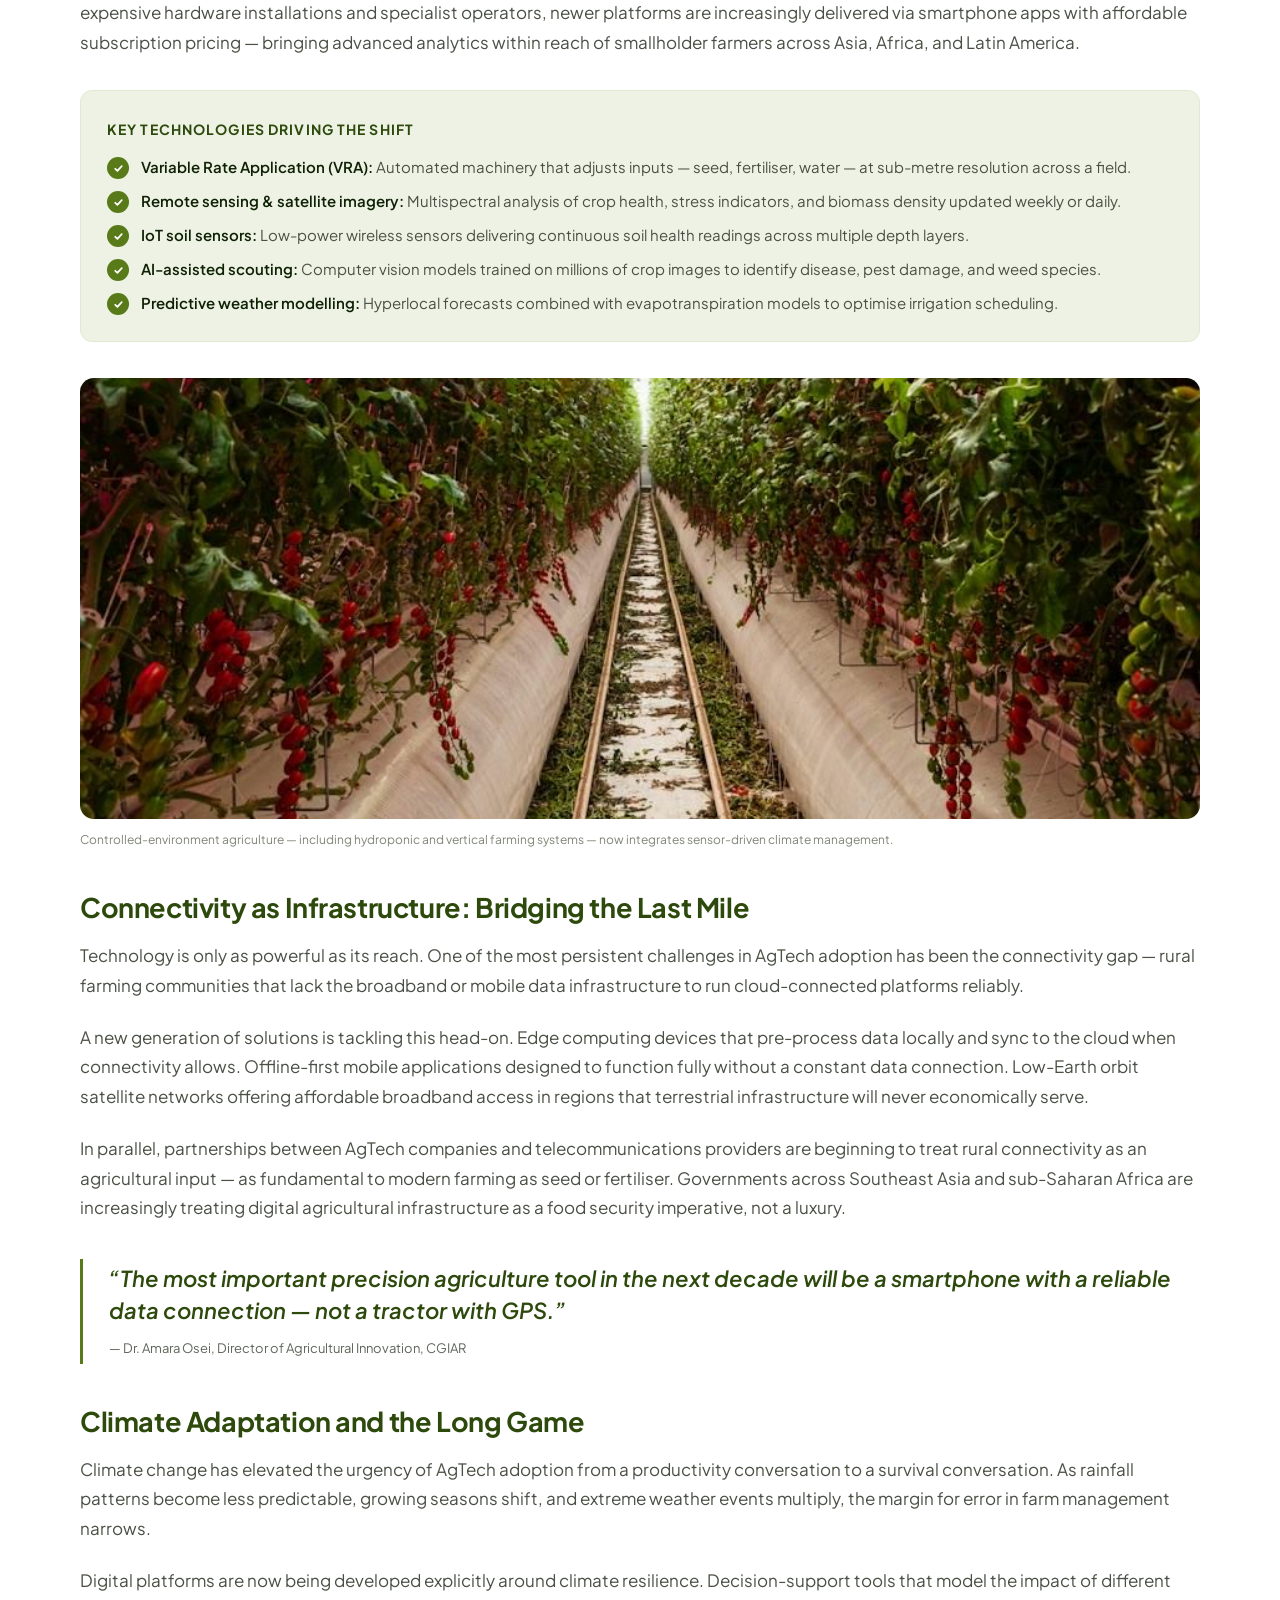
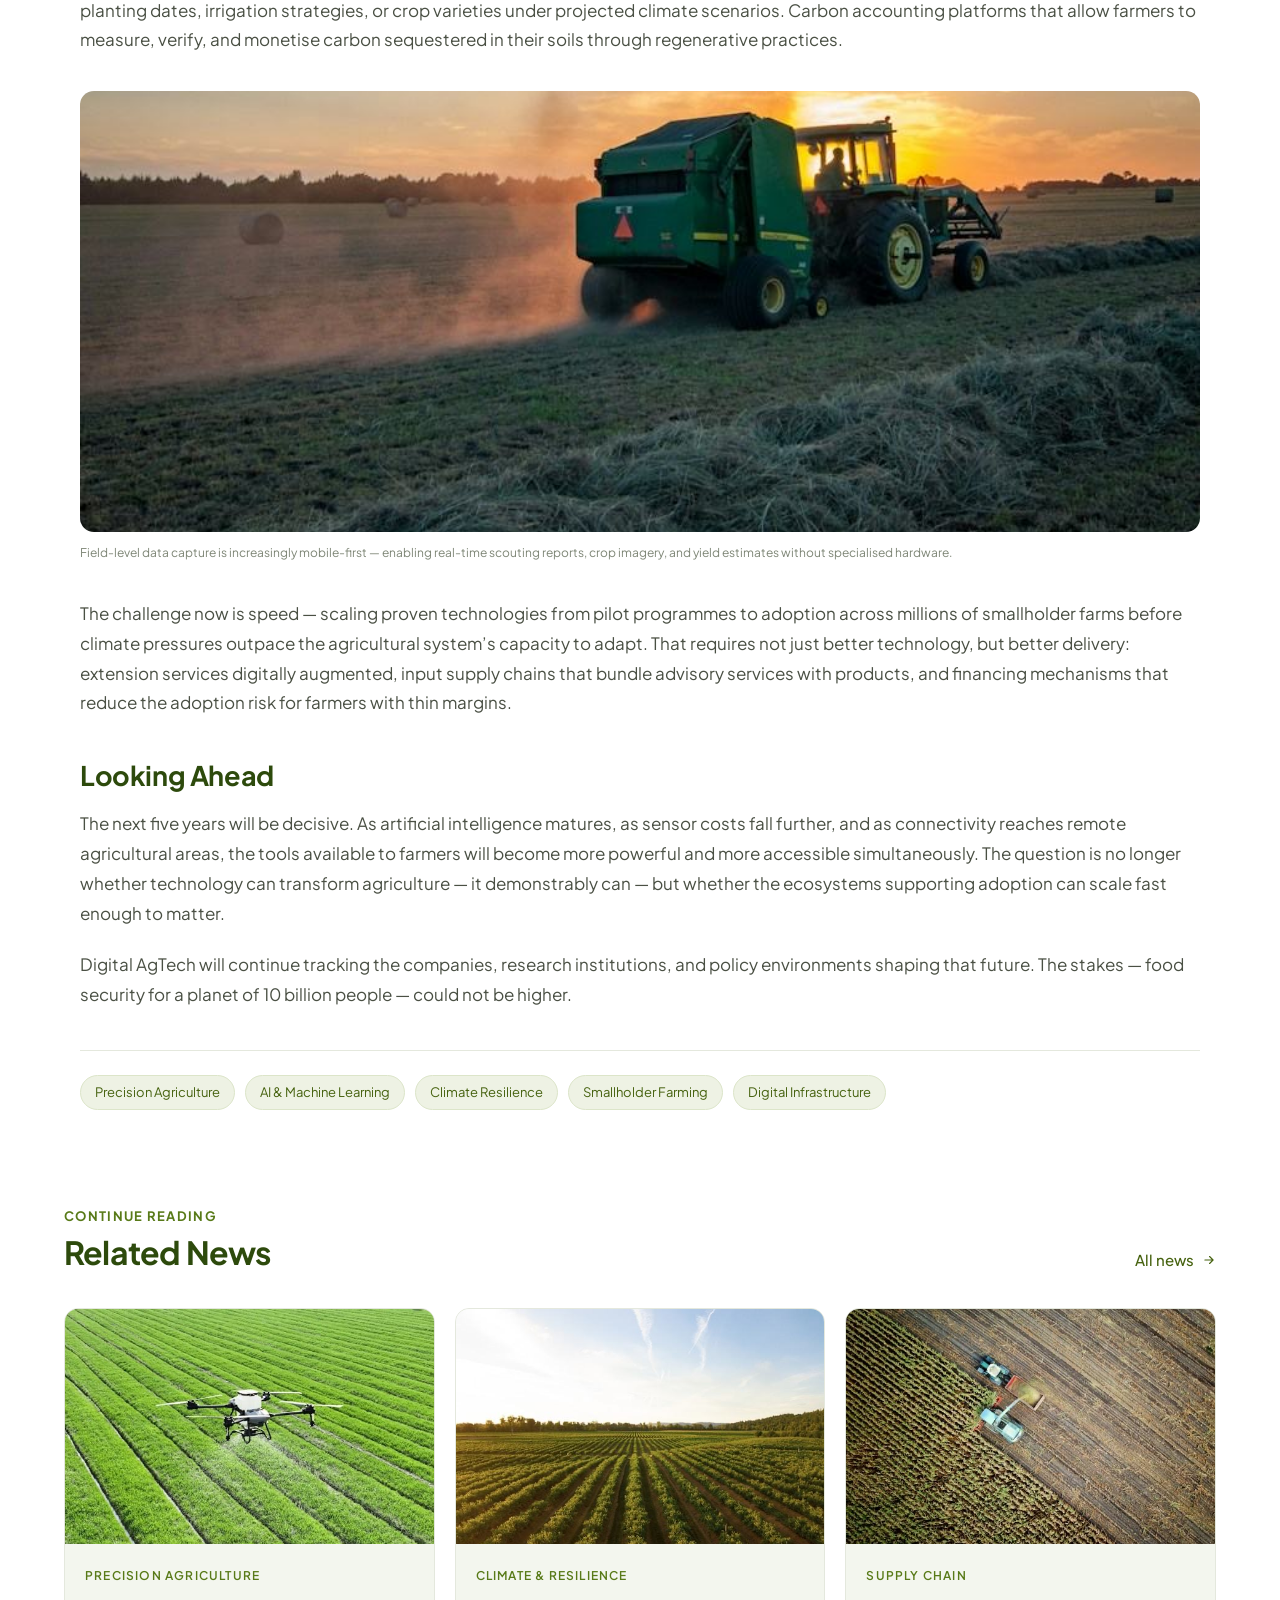
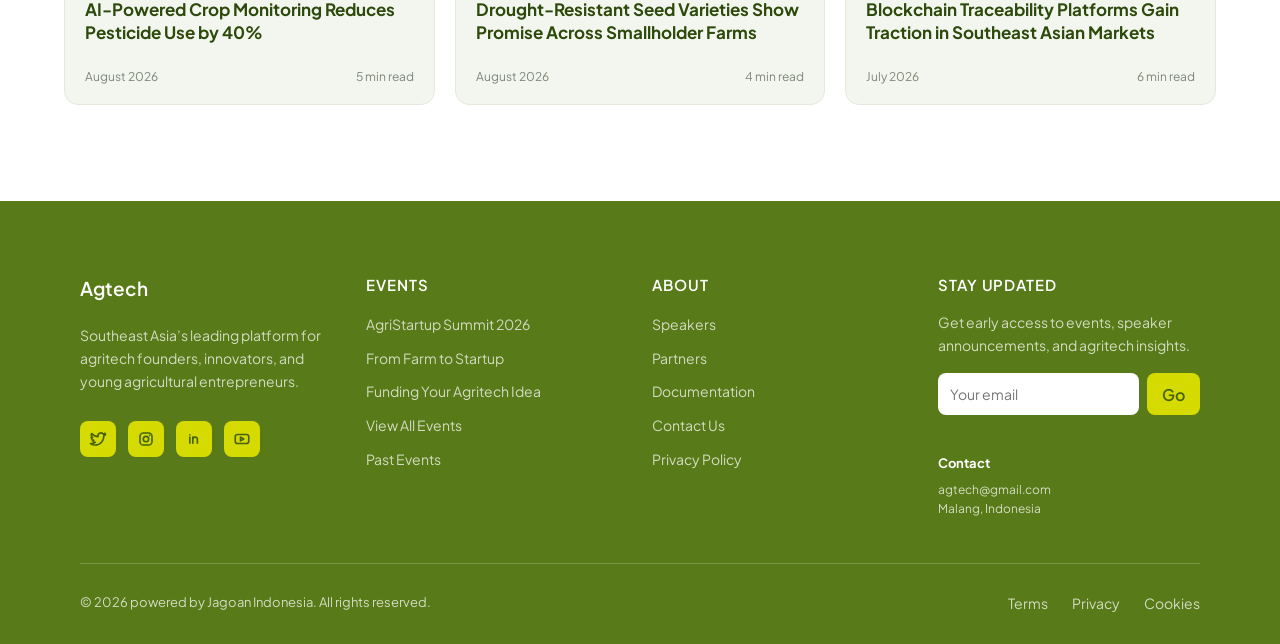
<file: event/news-detail.html>
<!DOCTYPE html>
<html lang="en">
<head>
<meta charset="utf-8">
<meta name="viewport" content="width=device-width, initial-scale=1">
<title>How Technology Is Transforming Agriculture · Digital Agtech Indonesia</title>
<meta name="description" content="From AI-guided tractors to satellite soil monitoring, digital technology is redefining what it means to grow food at scale.">
<link rel="preconnect" href="https://fonts.googleapis.com">
<link rel="preconnect" href="https://fonts.gstatic.com" crossorigin>
<link rel="stylesheet" href="https://fonts.googleapis.com/css2?family=Plus+Jakarta+Sans:wght@400;500;600;700;800&display=swap">
<link rel="stylesheet" href="style.css">
</head>
<body data-page="news">

<header id="site-header"></header>

<main>
  <article>
    <header class="wrap article-head">
      <nav aria-label="Breadcrumb">
        <ol class="crumbs crumbs-dark">
          <li><a href="index.html">Home</a></li>
          <li><a href="news.html">News</a></li>
          <li aria-current="page">News Detail</li>
        </ol>
      </nav>
      <h1 class="article-title">How Technology Is Transforming Agriculture for a Smarter Future</h1>
      <div class="author-row">
        <div class="author">
          <span class="avatar" aria-hidden="true">DA</span>
          <div><b>Digital AgTech Editorial Team</b><span><time datetime="2026-09-11">Thursday, 11 September 2026</time></span></div>
        </div>
        <div class="meta-r">
          <span><svg class="ico" style="width:15px;height:15px"><use href="#ic-clock"/></svg>8 min read</span>
          <span><svg class="ico" style="width:15px;height:15px"><use href="#ic-user"/></svg>Digital AgTech Editorial Team</span>
        </div>
      </div>
    </header>

    <figure class="article-hero">
      <img src="img/article-hero.jpg" alt="Aerial view of a sprayer tractor crossing dense crop rows">
      <figcaption>Precision spraying technology reduces chemical usage while improving field uniformity. Photo: Unsplash</figcaption>
    </figure>

    <div class="wrap">
      <div class="article">
        <p class="intro">Agriculture is undergoing its most significant transformation in generations. From AI-guided tractors navigating rows of crops to satellite systems monitoring soil moisture in real time, the convergence of digital technology and farming practice is redefining what it means to grow food at scale.</p>

        <p>For decades, agricultural productivity relied on incremental improvements — better seeds, more efficient machinery, refined fertiliser schedules. Today, the pace of change has accelerated sharply. Digital AgTech platforms now integrate data from sensors, drones, weather stations, and satellite imagery to give farmers a granular view of their fields that was simply impossible a decade ago.</p>
        <p>The implications are profound not just for yields, but for the environmental footprint of food production. When a farmer knows exactly which rows need irrigation, or precisely which sections of a field are under pest pressure, they can respond with surgical precision rather than blanketing entire fields with water or chemicals. That efficiency translates directly into cost savings — and into lower emissions, reduced runoff, and healthier soils.</p>

        <h2>From Data to Decision: The New Farm Operating System</h2>
        <p>Modern AgTech platforms are increasingly built around a single idea: closing the loop between field observation and farm management decisions. Sensors embedded in soil collect pH, moisture, and nutrient data throughout the day. That data flows into cloud platforms where machine learning models detect patterns, flag anomalies, and surface recommendations.</p>
        <p>What makes this generation of tools different from earlier precision agriculture is the accessibility. Where legacy systems required expensive hardware installations and specialist operators, newer platforms are increasingly delivered via smartphone apps with affordable subscription pricing — bringing advanced analytics within reach of smallholder farmers across Asia, Africa, and Latin America.</p>

        <aside class="keybox">
          <h3>Key technologies driving the shift</h3>
          <ul class="checks">
            <li><span><b>Variable Rate Application (VRA):</b> Automated machinery that adjusts inputs — seed, fertiliser, water — at sub-metre resolution across a field.</span></li>
            <li><span><b>Remote sensing &amp; satellite imagery:</b> Multispectral analysis of crop health, stress indicators, and biomass density updated weekly or daily.</span></li>
            <li><span><b>IoT soil sensors:</b> Low-power wireless sensors delivering continuous soil health readings across multiple depth layers.</span></li>
            <li><span><b>AI-assisted scouting:</b> Computer vision models trained on millions of crop images to identify disease, pest damage, and weed species.</span></li>
            <li><span><b>Predictive weather modelling:</b> Hyperlocal forecasts combined with evapotranspiration models to optimise irrigation scheduling.</span></li>
          </ul>
        </aside>

        <figure>
          <img src="img/article-1.jpg" alt="Long corridor of tomato vines inside a greenhouse" loading="lazy">
          <figcaption>Controlled-environment agriculture — including hydroponic and vertical farming systems — now integrates sensor-driven climate management.</figcaption>
        </figure>

        <h2>Connectivity as Infrastructure: Bridging the Last Mile</h2>
        <p>Technology is only as powerful as its reach. One of the most persistent challenges in AgTech adoption has been the connectivity gap — rural farming communities that lack the broadband or mobile data infrastructure to run cloud-connected platforms reliably.</p>
        <p>A new generation of solutions is tackling this head-on. Edge computing devices that pre-process data locally and sync to the cloud when connectivity allows. Offline-first mobile applications designed to function fully without a constant data connection. Low-Earth orbit satellite networks offering affordable broadband access in regions that terrestrial infrastructure will never economically serve.</p>
        <p>In parallel, partnerships between AgTech companies and telecommunications providers are beginning to treat rural connectivity as an agricultural input — as fundamental to modern farming as seed or fertiliser. Governments across Southeast Asia and sub-Saharan Africa are increasingly treating digital agricultural infrastructure as a food security imperative, not a luxury.</p>

        <blockquote>
          <p>“The most important precision agriculture tool in the next decade will be a smartphone with a reliable data connection — not a tractor with GPS.”</p>
          <cite>— Dr. Amara Osei, Director of Agricultural Innovation, CGIAR</cite>
        </blockquote>

        <h2>Climate Adaptation and the Long Game</h2>
        <p>Climate change has elevated the urgency of AgTech adoption from a productivity conversation to a survival conversation. As rainfall patterns become less predictable, growing seasons shift, and extreme weather events multiply, the margin for error in farm management narrows.</p>
        <p>Digital platforms are now being developed explicitly around climate resilience. Decision-support tools that model the impact of different planting dates, irrigation strategies, or crop varieties under projected climate scenarios. Carbon accounting platforms that allow farmers to measure, verify, and monetise carbon sequestered in their soils through regenerative practices.</p>

        <figure>
          <img src="img/article-2.jpg" alt="Tractor working a field at sunset" loading="lazy">
          <figcaption>Field-level data capture is increasingly mobile-first — enabling real-time scouting reports, crop imagery, and yield estimates without specialised hardware.</figcaption>
        </figure>

        <p>The challenge now is speed — scaling proven technologies from pilot programmes to adoption across millions of smallholder farms before climate pressures outpace the agricultural system’s capacity to adapt. That requires not just better technology, but better delivery: extension services digitally augmented, input supply chains that bundle advisory services with products, and financing mechanisms that reduce the adoption risk for farmers with thin margins.</p>

        <h2>Looking Ahead</h2>
        <p>The next five years will be decisive. As artificial intelligence matures, as sensor costs fall further, and as connectivity reaches remote agricultural areas, the tools available to farmers will become more powerful and more accessible simultaneously. The question is no longer whether technology can transform agriculture — it demonstrably can — but whether the ecosystems supporting adoption can scale fast enough to matter.</p>
        <p>Digital AgTech will continue tracking the companies, research institutions, and policy environments shaping that future. The stakes — food security for a planet of 10 billion people — could not be higher.</p>

        <div class="tags" aria-label="Topics">
          <a href="news.html">Precision Agriculture</a>
          <a href="news.html">AI &amp; Machine Learning</a>
          <a href="news.html">Climate Resilience</a>
          <a href="news.html">Smallholder Farming</a>
          <a href="news.html">Digital Infrastructure</a>
        </div>
      </div>
    </div>
  </article>

  <section class="wrap related" aria-labelledby="related-h">
    <div class="head-row">
      <div>
        <p class="eyebrow">Continue Reading</p>
        <h2 class="title title-sm title-green" id="related-h">Related News</h2>
      </div>
      <a class="all-link" href="news.html">All news <svg class="i" style="width:14px;height:14px" viewBox="0 0 24 24"><path d="M5 12h14M13 6l6 6-6 6"/></svg></a>
    </div>
    <div class="grid-3">
      <a class="rcard" href="news.html">
        <img src="img/related-1.jpg" alt="" loading="lazy">
        <div><small>Precision Agriculture</small><b>AI-Powered Crop Monitoring Reduces Pesticide Use by 40%</b><span><time>August 2026</time>5 min read</span></div>
      </a>
      <a class="rcard" href="news.html">
        <img src="img/related-2.jpg" alt="" loading="lazy">
        <div><small>Climate &amp; Resilience</small><b>Drought-Resistant Seed Varieties Show Promise Across Smallholder Farms</b><span><time>August 2026</time>4 min read</span></div>
      </a>
      <a class="rcard" href="news.html">
        <img src="img/related-3.jpg" alt="" loading="lazy">
        <div><small>Supply Chain</small><b>Blockchain Traceability Platforms Gain Traction in Southeast Asian Markets</b><span><time>July 2026</time>6 min read</span></div>
      </a>
    </div>
  </section>
</main>

<footer id="site-footer"></footer>

<script src="main.js"></script>
</body>
</html>
</file>
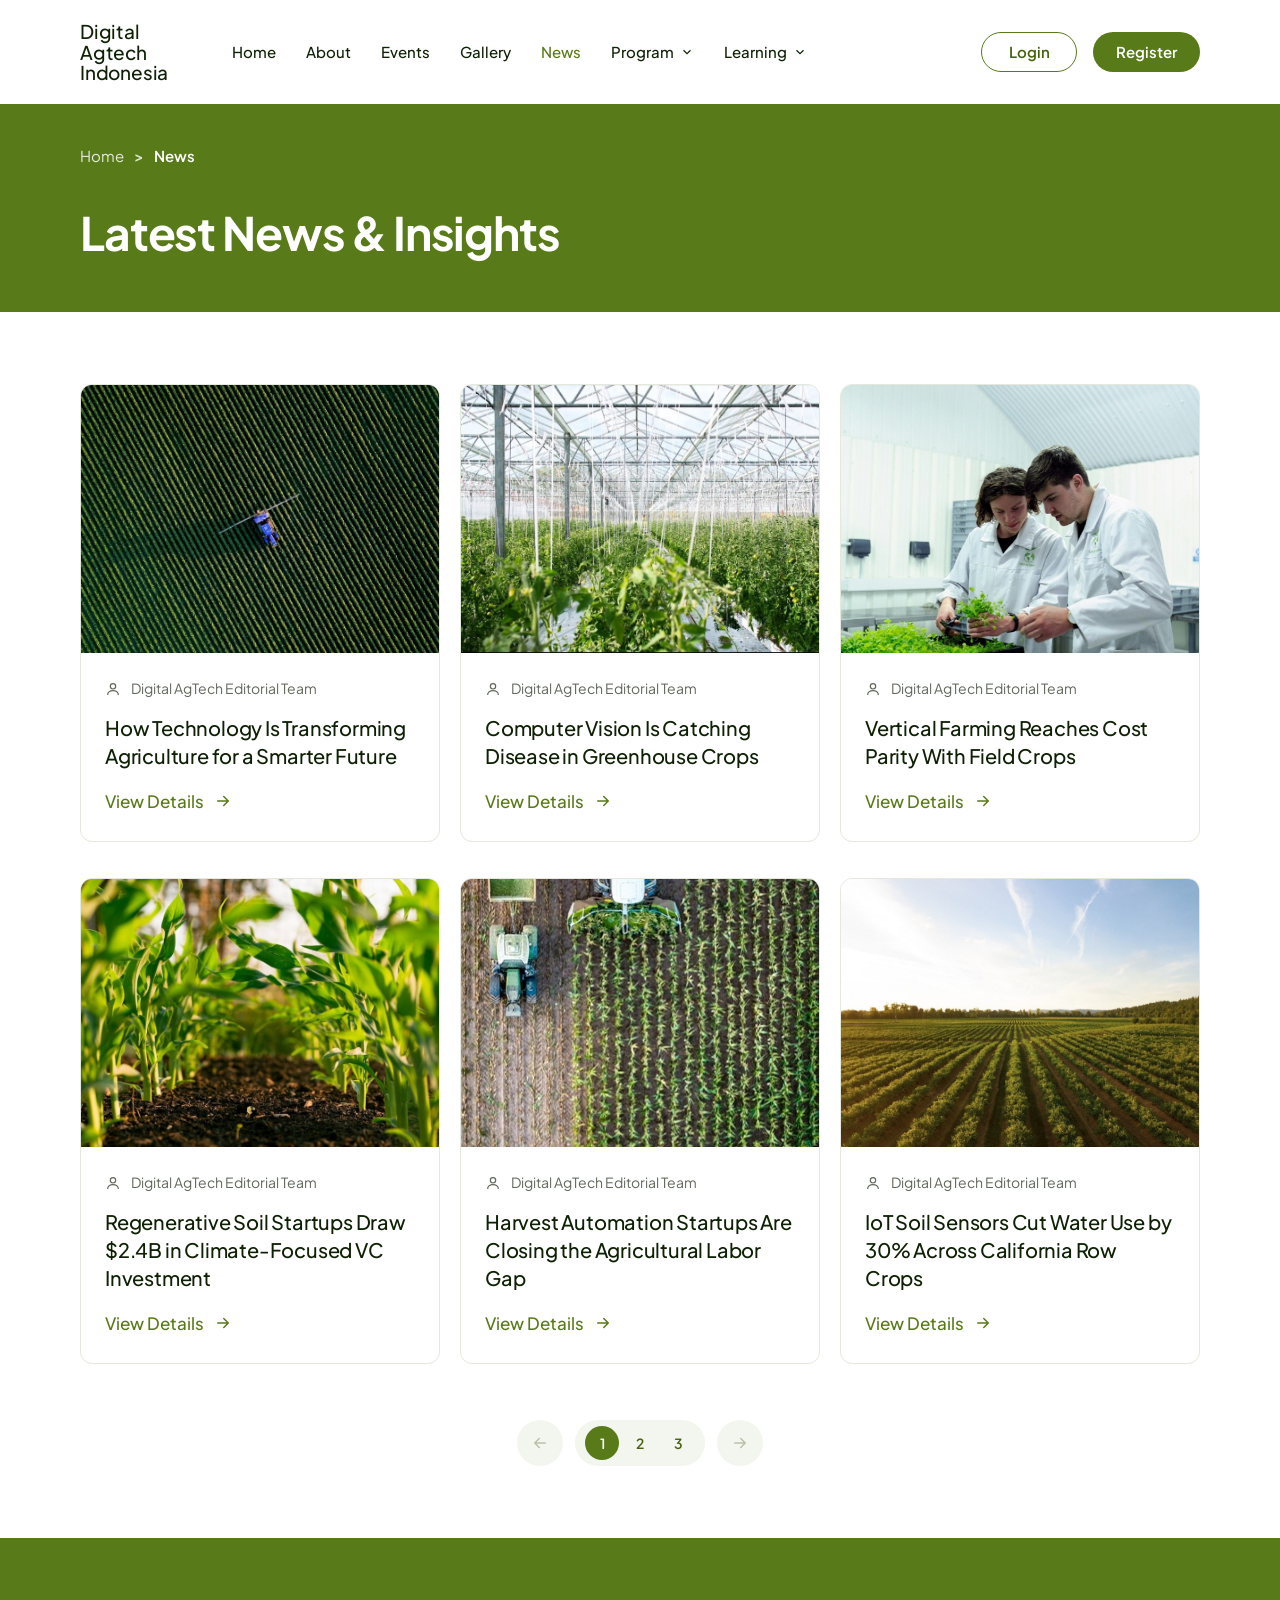
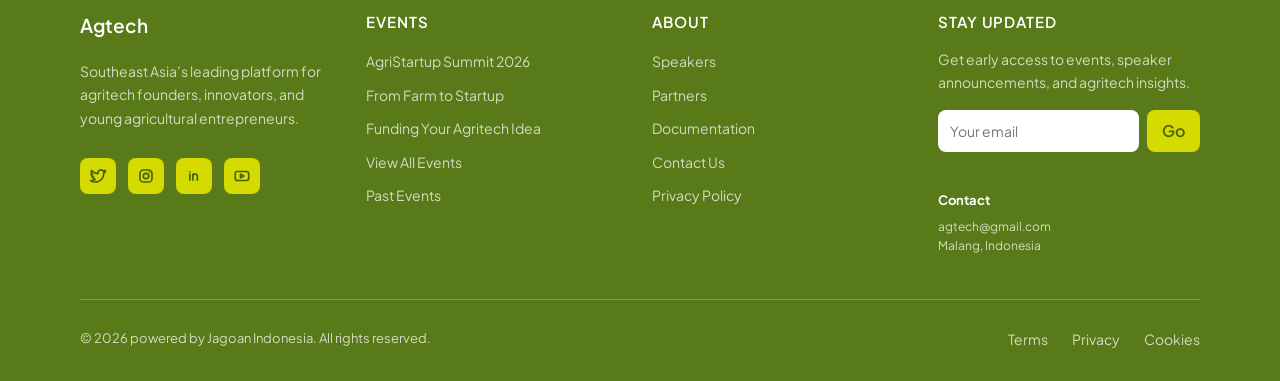
<file: event/news.html>
<!DOCTYPE html>
<html lang="en">
<head>
<meta charset="utf-8">
<meta name="viewport" content="width=device-width, initial-scale=1">
<title>News · Digital Agtech Indonesia</title>
<meta name="description" content="Latest AgTech news and insights from the Digital AgTech editorial team.">
<link rel="preconnect" href="https://fonts.googleapis.com">
<link rel="preconnect" href="https://fonts.gstatic.com" crossorigin>
<link rel="stylesheet" href="https://fonts.googleapis.com/css2?family=Plus+Jakarta+Sans:wght@400;500;600;700;800&display=swap">
<link rel="stylesheet" href="style.css">
</head>
<body data-page="news">

<header id="site-header"></header>

<main>
  <section class="banner">
    <div class="wrap">
      <nav aria-label="Breadcrumb">
        <ol class="crumbs"><li><a href="index.html">Home</a></li><li aria-current="page">News</li></ol>
      </nav>
      <h1 class="title">Latest News &amp; Insights</h1>
    </div>
  </section>

  <section class="section">
    <div class="wrap">
      <div class="grid-3" id="news-all" style="row-gap:36px"></div>
      <nav class="pager" aria-label="Pagination">
        <button class="pager-arrow" type="button" aria-label="Previous page" disabled><svg class="i" viewBox="0 0 24 24"><path d="M19 12H5M11 6l-6 6 6 6"/></svg></button>
        <div class="pager-pages"><button type="button" aria-current="page">1</button><button type="button" disabled>2</button><button type="button" disabled>3</button></div>
        <button class="pager-arrow" type="button" aria-label="Next page" disabled><svg class="i" viewBox="0 0 24 24"><path d="M5 12h14M13 6l6 6-6 6"/></svg></button>
      </nav>
    </div>
  </section>
</main>

<footer id="site-footer" data-flush></footer>

<script src="main.js"></script>
</body>
</html>
</file>
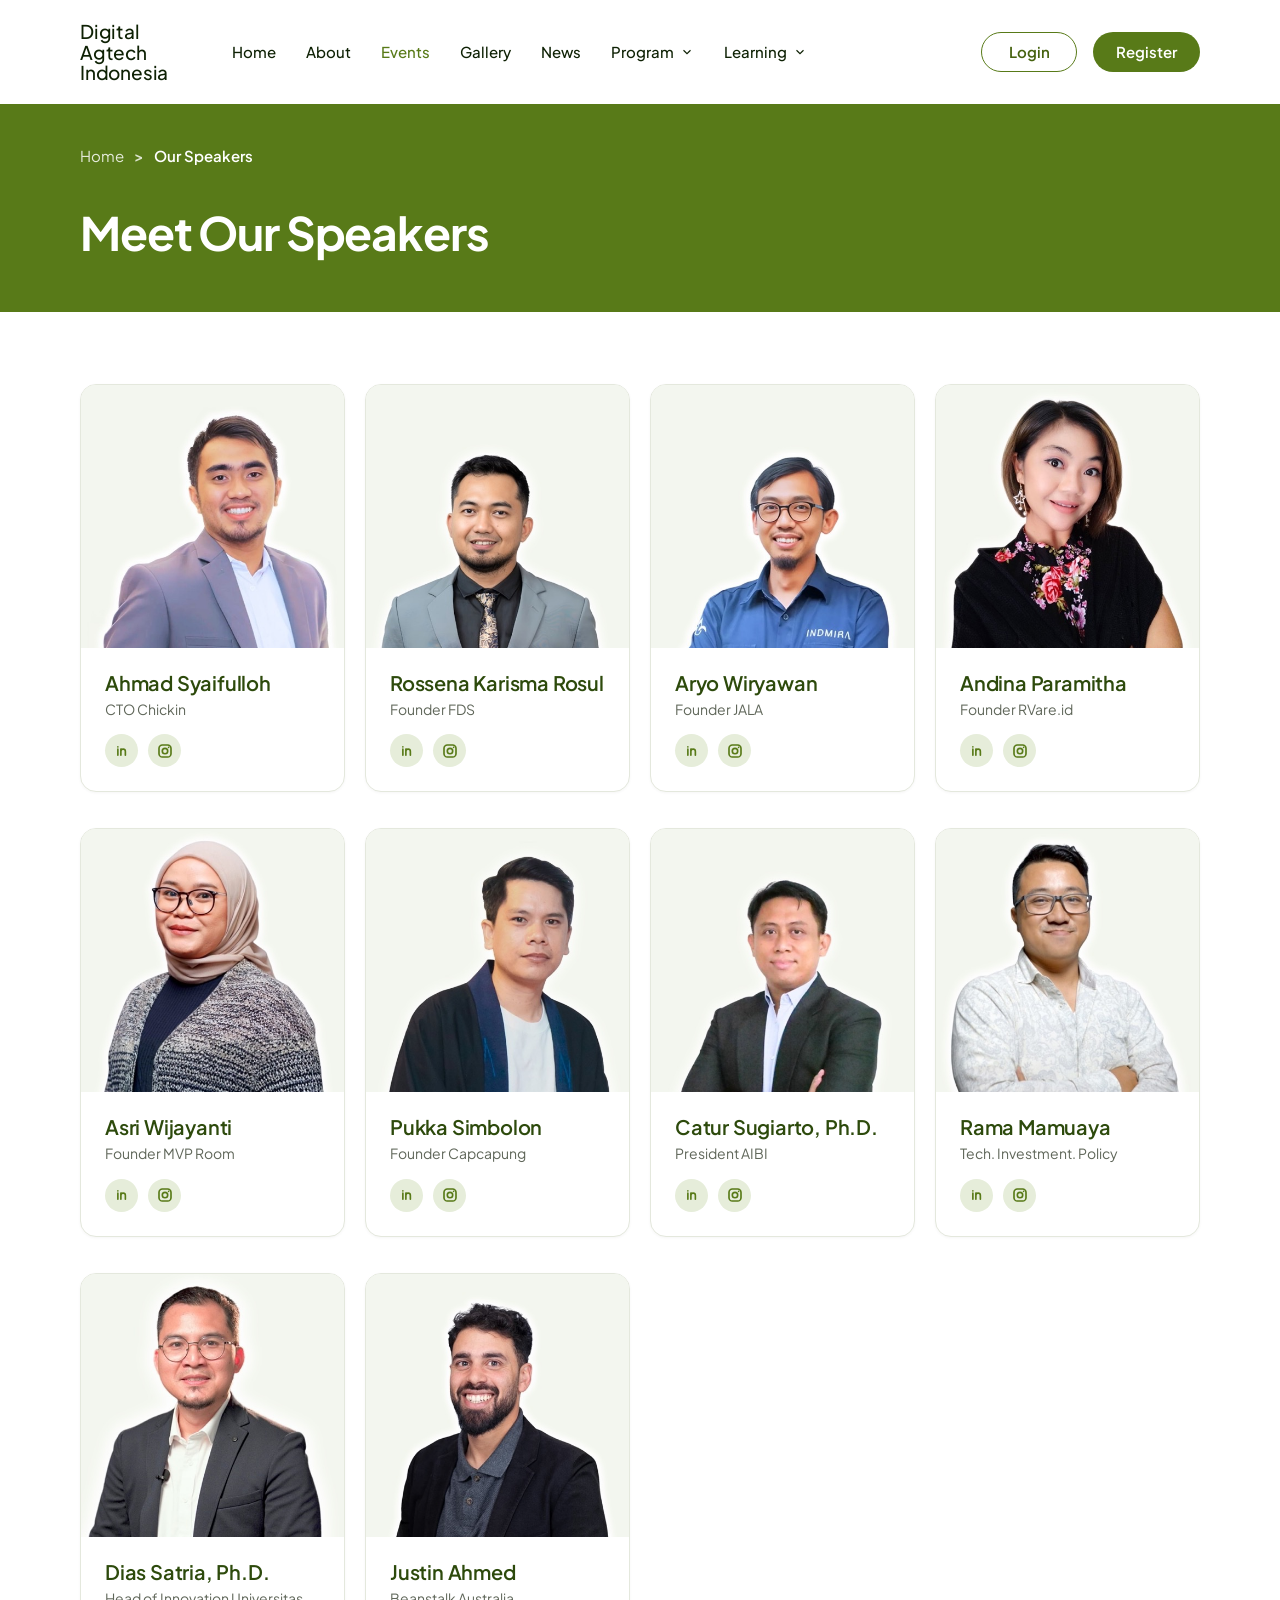
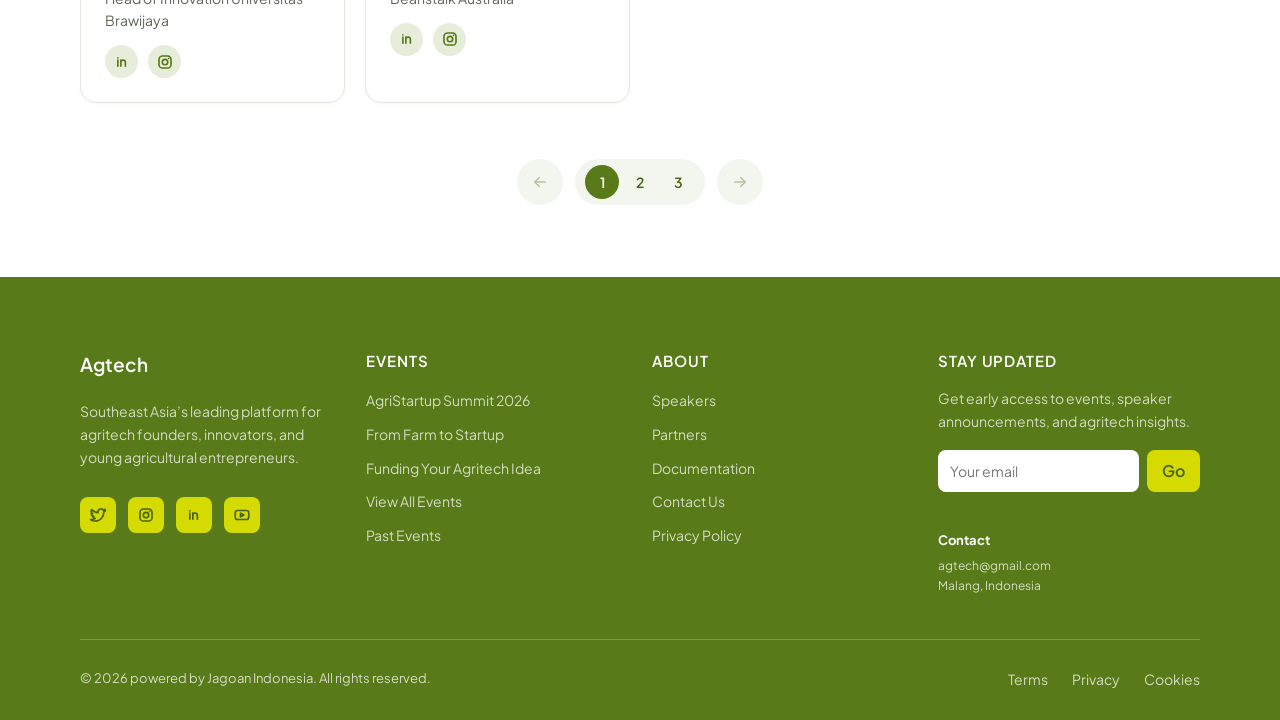
<file: event/speakers.html>
<!DOCTYPE html>
<html lang="en">
<head>
<meta charset="utf-8">
<meta name="viewport" content="width=device-width, initial-scale=1">
<title>Our Speakers · Digital Agtech Indonesia</title>
<meta name="description" content="Founders, practitioners and experts speaking at Digital Agtech Indonesia events.">
<link rel="preconnect" href="https://fonts.googleapis.com">
<link rel="preconnect" href="https://fonts.gstatic.com" crossorigin>
<link rel="stylesheet" href="https://fonts.googleapis.com/css2?family=Plus+Jakarta+Sans:wght@400;500;600;700;800&display=swap">
<link rel="stylesheet" href="style.css">
</head>
<body data-page="speakers">

<header id="site-header"></header>

<main>
  <section class="banner">
    <div class="wrap">
      <nav aria-label="Breadcrumb">
        <ol class="crumbs"><li><a href="index.html">Home</a></li><li aria-current="page">Our Speakers</li></ol>
      </nav>
      <h1 class="title">Meet Our Speakers</h1>
    </div>
  </section>

  <section class="section">
    <div class="wrap">
      <div class="grid-4" id="speakers-all" style="row-gap:36px"></div>
      <nav class="pager" aria-label="Pagination">
        <button class="pager-arrow" type="button" aria-label="Previous page" disabled><svg class="i" viewBox="0 0 24 24"><path d="M19 12H5M11 6l-6 6 6 6"/></svg></button>
        <div class="pager-pages"><button type="button" aria-current="page">1</button><button type="button" disabled>2</button><button type="button" disabled>3</button></div>
        <button class="pager-arrow" type="button" aria-label="Next page" disabled><svg class="i" viewBox="0 0 24 24"><path d="M5 12h14M13 6l6 6-6 6"/></svg></button>
      </nav>
    </div>
  </section>
</main>

<footer id="site-footer" data-flush></footer>

<script src="main.js"></script>
</body>
</html>
</file>
<file: event/style.css>
:root{
  --green:#587A18;
  --green-dark:#46620F;
  --green-deep:#2D4A0C;
  --ink:#0E2104;
  --text:#1B2414;
  --muted:#5F6659;
  --lime:#D5DB00;
  --lime-dark:#BFC400;
  --soft:#F3F6EE;
  --soft-2:#E6EDDA;
  --line:#E4E8DD;
  --white:#FFFFFF;
  --radius:16px;
  --shadow:0 1px 2px rgba(14,33,4,.04),0 6px 18px rgba(14,33,4,.06);
}
*{box-sizing:border-box}
html{scroll-behavior:smooth;scroll-padding-top:96px}
body{margin:0;background:var(--white);color:var(--text);font:400 16px/1.6 'Plus Jakarta Sans',system-ui,sans-serif;-webkit-font-smoothing:antialiased}
img{display:block;max-width:100%}
a{color:inherit}
.wrap{max-width:1152px;margin:0 auto;padding:0 16px}
.narrow{max-width:808px}
.sr{position:absolute;width:1px;height:1px;overflow:hidden;clip:rect(0 0 0 0)}
.i{width:18px;height:18px;fill:none;stroke:currentColor;stroke-width:2;stroke-linecap:round;stroke-linejoin:round;flex:none}
.ico{width:18px;height:18px;fill:none;stroke:currentColor;stroke-width:1.8;stroke-linecap:round;stroke-linejoin:round;flex:none}

/* buttons */
.btn{display:inline-flex;align-items:center;justify-content:center;gap:10px;min-height:40px;padding:0 22px;border-radius:999px;font:inherit;font-weight:600;font-size:15px;text-decoration:none;border:1.5px solid transparent;transition:background .15s,transform .15s,color .15s;cursor:pointer;white-space:nowrap}
.btn:hover{transform:translateY(-1px)}
.btn:focus-visible,.tabs button:focus-visible,.dtabs button:focus-visible,a:focus-visible,button:focus-visible{outline:3px solid var(--lime);outline-offset:3px}
.btn-primary{background:var(--green);color:#fff}
.btn-primary:hover{background:var(--green-dark)}
.btn-outline{border-color:var(--green);color:var(--green-dark);background:#fff}
.btn-outline:hover{background:var(--soft)}
.btn-lime{background:var(--lime);color:var(--green-dark)}
.btn-lime:hover{background:var(--lime-dark)}
.btn-lg{min-height:52px;padding:0 32px;font-size:16px}
.btn-sm{min-height:36px;padding:0 20px;font-size:14px}
.btn-ghost{border:1px solid var(--line);background:#fff;color:var(--green-dark);border-radius:10px;font-size:13px;min-height:40px;padding:0 18px}
.btn-ghost:hover{background:var(--soft)}

/* nav */
.nav{position:sticky;top:0;z-index:50;background:rgba(255,255,255,.96);backdrop-filter:blur(10px);-webkit-backdrop-filter:blur(10px)}
.nav-inner{display:flex;align-items:center;justify-content:space-between;min-height:104px}
.brand{font-size:19px;line-height:1.1;font-weight:500;color:var(--ink);text-decoration:none;letter-spacing:-.01em}
.menu{display:flex;align-items:center;gap:30px;flex:1;margin-left:64px}
.menu-link,.drop>button{font:inherit;font-size:15px;font-weight:500;color:var(--ink);text-decoration:none;background:none;border:0;padding:6px 0;cursor:pointer;display:inline-flex;align-items:center;gap:6px}
.menu-link:hover,.menu-link.active,.drop>button:hover,.drop.active>button{color:var(--green)}
.drop{position:relative}
.drop>button svg{width:14px;height:14px;fill:none;stroke:currentColor;stroke-width:2;transition:transform .2s}
.drop.open>button svg{transform:rotate(180deg)}
.drop-panel{position:absolute;top:calc(100% + 14px);left:-18px;min-width:230px;background:#fff;border:1px solid var(--line);border-radius:14px;box-shadow:0 14px 34px rgba(14,33,4,.12);padding:8px;display:none}
.drop.open .drop-panel{display:block}
.drop-panel a{display:block;padding:10px 12px;border-radius:9px;text-decoration:none;font-size:14px;font-weight:500;color:var(--ink)}
.drop-panel a:hover{background:var(--soft);color:var(--green-dark)}
.drop-panel .soon{display:flex;align-items:center;justify-content:space-between;gap:12px;padding:10px 12px;font-size:14px;font-weight:500;color:#9AA192;cursor:default}
.drop-panel .soon small{font-size:11px;font-weight:600;color:var(--green);background:var(--soft);border-radius:999px;padding:2px 8px;white-space:nowrap}
.menu-cta{display:flex;gap:16px;margin-left:auto}
.menu-cta .btn{min-height:40px;min-width:96px}
.menu-btn{display:none;width:44px;height:44px;border:0;background:none;padding:10px;cursor:pointer}
.menu-btn span{display:block;height:2px;background:var(--ink);margin:5px 0;border-radius:2px;transition:transform .2s,opacity .2s}

/* hero */
.hero{position:relative;min-height:540px;display:flex;align-items:center;overflow:hidden;background:#fff}
.hero-bg{position:absolute;inset:0}
.hero-bg img{position:absolute;right:0;top:0;height:100%;width:100%;object-fit:cover;object-position:right 30%}
.hero-bg::after{content:"";position:absolute;inset:0;background:linear-gradient(90deg,#fff 30%,rgba(255,255,255,.93) 42%,rgba(255,255,255,.6) 52%,rgba(255,255,255,0) 66%),linear-gradient(0deg,rgba(255,255,255,.35),rgba(255,255,255,0) 30%)}
.hero-content{position:relative;width:100%;padding-top:72px;padding-bottom:72px}
.hero h1{margin:0 0 22px;font-size:clamp(34px,4.6vw,52px);line-height:1.1;font-weight:700;letter-spacing:-.025em}
.h-dark{color:#2F4D0C}
.h-light{color:#6E8B2E}
.hero p{margin:0 0 40px;max-width:26em;font-size:19px;font-weight:500;line-height:1.6;color:#1E2418}

/* page banner (inner pages) */
.banner{background:var(--green);color:#fff;padding:40px 0 52px}
.banner .title{color:#fff;margin-top:38px}
.crumbs{display:flex;flex-wrap:wrap;gap:10px;align-items:center;margin:0;padding:0;list-style:none;font-size:15px}
.crumbs li+li::before{content:">";margin-right:10px;opacity:.8}
.crumbs a{text-decoration:none;opacity:.85}
.crumbs a:hover{opacity:1;text-decoration:underline}
.crumbs [aria-current]{font-weight:600}
.crumbs-dark{color:var(--muted);font-size:17px}
.crumbs-dark [aria-current]{color:var(--ink)}

/* sections */
.section{padding:72px 0}
.section-tight{padding:40px 0}
.eyebrow{margin:0 0 8px;font-size:13px;font-weight:700;letter-spacing:.1em;text-transform:uppercase;color:var(--green)}
.title{margin:0;font-size:clamp(30px,3.6vw,46px);line-height:1.17;font-weight:700;letter-spacing:-.025em;color:var(--ink)}
.title-green{color:var(--green-deep)}
.title-sm{font-size:clamp(26px,2.6vw,32px)}
.sub{margin:10px 0 0;color:var(--muted);font-size:16px}
.lead{font-size:19px;line-height:1.5;color:#22261E;margin:24px 0 0}
.lead strong{font-weight:600;color:var(--ink)}
.head-row{display:flex;align-items:flex-end;justify-content:space-between;gap:24px;margin-bottom:48px;flex-wrap:wrap}
.head-row .btn{margin-bottom:6px}
.center-head{text-align:center;margin-bottom:48px}
.grid-4{display:grid;grid-template-columns:repeat(4,1fr);gap:20px}
.grid-3{display:grid;grid-template-columns:repeat(3,1fr);gap:20px}
.grid-3.gap-lg{row-gap:36px}

/* current event */
.current{display:grid;grid-template-columns:1.6fr 1fr;gap:64px;align-items:center}
.cities{list-style:none;padding:0;margin:36px 0 32px;display:grid;grid-template-columns:repeat(3,170px);gap:20px}
.cities li{background:var(--soft);border-radius:14px;min-height:56px;display:grid;place-items:center;font-weight:600;font-size:17px;color:var(--ink)}
.btn-row{display:grid;grid-template-columns:repeat(2,minmax(0,265px));gap:20px}
.btn-row .btn{min-height:56px}
.poster{margin:0;border-radius:18px;overflow:hidden;box-shadow:var(--shadow);background:#ECE9E3}
.poster img{width:100%;height:auto}

/* landing schedule */
.schedule{display:grid;grid-template-columns:1fr 1.33fr;gap:64px;align-items:start}
.date-row{display:flex;gap:20px;margin-top:32px;flex-wrap:wrap}
.date-chip{background:var(--soft);border-radius:8px;padding:10px 14px;text-align:center;min-width:92px}
.date-chip b{display:block;font-size:30px;line-height:1.1;color:var(--green-dark)}
.date-chip span{font-size:15px;color:#3B4134}
.date-info{background:var(--soft);border-radius:8px;padding:16px 28px;display:flex;flex-direction:column;justify-content:center;font-size:14px}
.date-info b{font-weight:500;color:var(--ink)}
.date-info span{color:#4E5548}
.timeline{list-style:none;margin:0;padding:22px 24px;background:var(--soft);border-radius:18px;position:relative}
.timeline::before{content:"";position:absolute;left:30px;top:34px;bottom:34px;width:1.5px;background:#C6D2B2}
.timeline li{position:relative;display:grid;grid-template-columns:164px 1fr;padding:9px 0 9px 28px;font-size:15px;font-weight:500;color:var(--green-dark)}
.timeline li::before{content:"";position:absolute;left:0;top:50%;width:12px;height:12px;margin-top:-6px;border-radius:50%;background:var(--green);box-shadow:0 0 0 3px var(--soft)}
.timeline li:first-child::before,.timeline li:last-child::before{background:#8FA66B}
.timeline li:nth-child(3)::before,.timeline li:nth-child(4)::before{background:#2D4508}
.timeline time{white-space:nowrap}

/* speakers */
.speaker{border:1px solid var(--line);border-radius:var(--radius);overflow:hidden;background:#fff;box-shadow:0 1px 3px rgba(14,33,4,.04);transition:box-shadow .2s,transform .2s}
.speaker:hover{box-shadow:var(--shadow);transform:translateY(-3px)}
.speaker-photo{background:var(--soft);aspect-ratio:1/1;overflow:hidden}
.speaker-photo img{width:100%;height:100%;object-fit:cover;object-position:center 12%}
.speaker-body{padding:22px 24px 24px}
.speaker h3{margin:0;font-size:20px;font-weight:600;color:var(--green-deep);letter-spacing:-.01em;line-height:1.3}
.speaker p{margin:2px 0 14px;font-size:14px;color:var(--muted)}
.socials{display:flex;gap:10px}
.socials a{width:33px;height:33px;border-radius:50%;background:var(--soft-2);display:grid;place-items:center;color:var(--green)}
.socials a:hover{background:var(--lime)}
.socials svg,.foot-social svg{width:18px;height:18px;fill:none;stroke:currentColor;stroke-width:2.2;stroke-linecap:round;stroke-linejoin:round}

/* about */
.about{display:grid;grid-template-columns:1fr 1fr;gap:20px}
.stats{position:relative;overflow:hidden;border-radius:var(--radius);background:#6F8E3A url(img/field.jpg) center/cover;padding:74px 50px;display:grid;grid-template-columns:1fr 1fr}
.stat{display:flex;flex-direction:column;align-items:center;justify-content:center;gap:2px;padding:28px 12px;min-height:222px;text-align:center;color:var(--green-deep)}
.stat svg{width:50px;height:50px;fill:none;stroke:currentColor;stroke-width:1.5;stroke-linecap:round;stroke-linejoin:round;margin-bottom:14px}
.stat b{font-size:52px;font-weight:500;line-height:1;letter-spacing:-.02em;font-variant-numeric:tabular-nums}
.stat span{font-size:18px;font-weight:500;margin-top:8px}
.stat-a{background:#fff;border-radius:22px 22px 80px 22px}
.stat-b{background:#D7DC48;border-radius:80px 22px 22px 22px}
.stat-c{background:#D7DC48;border-radius:22px 80px 22px 22px}
.stat-d{background:#fff;border-radius:80px 22px 22px 22px}
.about-card{background:var(--soft);border-radius:var(--radius);padding:56px}
.about-card .lead{font-size:18px;margin-top:28px}
.about-pics{display:grid;grid-template-columns:1.6fr 1fr;gap:20px;margin:24px 0 32px}
.about-pics img{width:100%;height:145px;object-fit:cover;border-radius:12px}

/* tabs + event cards */
.tabs{display:inline-flex;margin-top:40px;border:1px solid #CFD3CB;border-radius:999px;overflow:hidden}
.tabs button{font:inherit;font-size:16px;font-weight:500;border:0;background:#fff;color:#6A6F65;min-width:184px;min-height:50px;cursor:pointer;border-left:1px solid #CFD3CB}
.tabs button:first-child{border-left:0}
.tabs button[aria-selected="true"]{background:var(--green);color:#fff}
.ecard{border:1px solid var(--line);border-radius:var(--radius);overflow:hidden;background:var(--soft);display:flex;flex-direction:column;animation:rise .4s both}
.ecard img{width:100%;aspect-ratio:264/148;object-fit:cover}
.ecard-body{padding:24px 23px;display:flex;flex-direction:column;flex:1}
.ecard h3{margin:0 0 20px;font-size:20px;font-weight:500;line-height:1.4;color:var(--ink);letter-spacing:-.01em}
.meta{list-style:none;padding:0;margin:0 0 22px;display:grid;gap:4px;font-size:14px;color:#62685C}
.meta li{display:flex;align-items:center;gap:10px}
.meta svg{width:17px;height:17px;fill:none;stroke:currentColor;stroke-width:1.8;stroke-linecap:round;stroke-linejoin:round}
.ecard .btn{margin-top:auto;border-radius:6px;min-height:42px;font-size:14px}
@keyframes rise{from{opacity:0;transform:translateY(10px)}to{opacity:1;transform:none}}

/* gallery */
.gallery a,.gallery button{display:block;padding:0;border:0;background:none;border-radius:12px;overflow:hidden;cursor:zoom-in}
.gallery img{width:100%;aspect-ratio:360/187;object-fit:cover;transition:transform .35s}
.gallery a:hover img,.gallery button:hover img{transform:scale(1.04)}
.lightbox{position:fixed;inset:0;z-index:100;background:rgba(10,18,4,.88);display:none;align-items:center;justify-content:center;padding:24px}
.lightbox.open{display:flex}
.lightbox img{max-width:min(1200px,100%);max-height:86vh;border-radius:12px}
.lightbox button{position:absolute;width:48px;height:48px;border-radius:50%;border:0;background:rgba(255,255,255,.14);color:#fff;font-size:26px;cursor:pointer;display:grid;place-items:center}
.lightbox button:hover{background:rgba(255,255,255,.26)}
.lb-close{top:20px;right:20px}
.lb-prev{left:20px;top:50%;margin-top:-24px}
.lb-next{right:20px;top:50%;margin-top:-24px}

/* partners */
.partners{list-style:none;margin:48px 0 0;padding:0;display:flex;align-items:center;justify-content:space-between;gap:28px 36px;flex-wrap:wrap}
.partners img{height:34px;width:auto}
.partners .tall{height:64px;margin:-12px 0}

/* news */
.news{border:1px solid var(--line);border-radius:12px;overflow:hidden;background:#fff;transition:box-shadow .2s;display:flex;flex-direction:column}
.news:hover{box-shadow:var(--shadow)}
.news-img{display:block;overflow:hidden}
.news img{width:100%;aspect-ratio:360/270;object-fit:cover;transition:transform .35s}
.news:hover img{transform:scale(1.03)}
.news-body{padding:24px 24px 26px;display:flex;flex-direction:column;flex:1}
.byline{display:flex;align-items:center;gap:10px;margin:0 0 14px;font-size:14px;color:#62685C}
.byline svg{width:16px;height:16px;fill:none;stroke:currentColor;stroke-width:1.8}
.news h3{margin:0 0 18px;font-size:20px;line-height:1.4;font-weight:500;color:var(--ink);letter-spacing:-.01em}
.news h3 a{text-decoration:none}
.more{display:inline-flex;align-items:center;gap:10px;margin-top:auto;font-size:17px;font-weight:500;color:var(--green);text-decoration:none}
.more:hover{color:var(--green-dark)}

/* pagination */
.pager{display:flex;justify-content:center;align-items:center;gap:12px;margin-top:56px}
.pager-arrow{width:46px;height:46px;border-radius:50%;border:0;display:grid;place-items:center;background:var(--soft);color:var(--green);cursor:pointer}
.pager-arrow:disabled{color:#B8C2A8;cursor:default}
.pager-arrow:not(:disabled):hover{background:var(--soft-2)}
.pager-pages{display:flex;gap:4px;background:var(--soft);border-radius:999px;padding:6px 10px}
.pager-pages button{width:34px;height:34px;border-radius:50%;border:0;background:none;font:inherit;font-size:14px;font-weight:600;color:var(--green-dark);cursor:pointer}
.pager-pages button[aria-current="page"]{background:var(--green);color:#fff}

/* event detail */
.ev-head{display:grid;grid-template-columns:405px 1fr;gap:32px;margin-top:40px}
.ev-poster{border-radius:22px;overflow:hidden;background:#ECE9E3;align-self:start}
.ev-poster img{width:100%;height:auto}
.org-pill{display:flex;align-items:center;gap:8px;font-size:13px;color:var(--muted)}
.org-pill a{display:inline-flex;align-items:center;gap:6px;border:1px solid #CFD6C2;border-radius:999px;padding:4px 12px;text-decoration:none;color:var(--green-deep);font-weight:500}
.org-pill a:hover{background:var(--soft)}
.ev-title{margin:18px 0 22px;font-size:clamp(26px,2.6vw,33px);line-height:1.2;color:var(--green-deep);font-weight:700;letter-spacing:-.02em}
.ev-facts{display:grid;grid-template-columns:1fr 1fr;gap:12px}
.fact,.countdown{background:var(--soft);border-radius:14px;padding:16px 18px;display:flex;gap:14px}
.fact-ico{width:36px;height:36px;flex:none;border-radius:10px;background:#E8EDE0;display:grid;place-items:center;color:var(--green)}
.fact small,.countdown small{display:block;font-size:11px;font-weight:600;letter-spacing:.04em;text-transform:uppercase;color:var(--muted)}
.fact b{display:block;font-size:16px;color:var(--green-deep);font-weight:700;margin-top:2px}
.fact span{font-size:14px;color:var(--green-dark)}
.countdown{flex-direction:column;margin-top:12px}
.cd-top{display:flex;gap:14px;align-items:center}
.cd-top b{font-size:16px;color:var(--green-deep)}
.cd-badge{margin-left:auto;border:1px solid #9AA98A;border-radius:6px;padding:3px 10px;font-size:11px;font-weight:600;letter-spacing:.05em;color:var(--green-dark)}
.cd-grid{display:grid;grid-template-columns:repeat(4,1fr);gap:12px;padding-bottom:14px;border-bottom:1px solid #D9E0CE}
.cd-grid div{background:#E8EDDF;border-radius:10px;padding:12px 6px;text-align:center;box-shadow:inset 0 -2px 0 rgba(14,33,4,.04)}
.cd-grid b{display:block;font-size:36px;line-height:1.1;color:var(--green-dark);font-variant-numeric:tabular-nums}
.cd-grid span{font-size:11px;font-weight:600;letter-spacing:.04em;color:var(--green-dark)}
.cd-foot{display:flex;justify-content:space-between;gap:12px;flex-wrap:wrap;font-size:12px;color:var(--green-dark)}
.cd-foot span:first-child::before{content:"";display:inline-block;width:8px;height:8px;border-radius:50%;background:#8FA66B;margin-right:8px;vertical-align:1px}
.ev-register{width:100%;margin-top:16px;border-radius:8px;min-height:46px}
.dtabs{display:flex;gap:4px;margin-top:48px;border-bottom:1px solid var(--line);overflow-x:auto;scrollbar-width:none}
.dtabs button{font:inherit;font-size:16px;font-weight:500;color:#5F6659;background:none;border:0;border-bottom:2px solid transparent;padding:14px 20px;cursor:pointer;white-space:nowrap}
.dtabs button[aria-selected="true"]{color:var(--green);border-bottom-color:var(--green)}
.dpanel{padding:56px 0 24px}
.dpanel[hidden]{display:none}
.overview{display:grid;grid-template-columns:1fr 360px;gap:72px;align-items:start}
.prose p:not(.eyebrow){margin:16px 0 0;font-size:17px;line-height:1.6;color:#4A5044}
.receive{background:var(--soft);border:1px solid #E1E8D3;border-radius:16px;padding:26px}
.receive h3{margin:0 0 14px;font-size:18px;font-weight:500;color:var(--green-deep)}
.checks{list-style:none;margin:0;padding:0;display:grid;gap:12px}
.checks li{display:flex;gap:12px;font-size:15px;color:#4A5044;line-height:1.35}
.checks li::before{content:"";flex:none;width:22px;height:22px;border-radius:50%;background:#E3EAD4 url("data:image/svg+xml,%3Csvg xmlns='http://www.w3.org/2000/svg' viewBox='0 0 24 24' fill='none' stroke='%23587A18' stroke-width='3' stroke-linecap='round' stroke-linejoin='round'%3E%3Cpath d='M6 12.5l4 4 8-9'/%3E%3C/svg%3E") center/13px no-repeat}
.benefits{margin-top:20px}
.benefit{background:var(--soft);border-radius:16px;padding:36px}
.benefit-ico{width:48px;height:48px;border-radius:10px;background:#E3EAD4;display:grid;place-items:center;color:var(--green);margin-bottom:24px}
.benefit-ico svg{width:26px;height:26px;fill:none;stroke:currentColor;stroke-width:1.9;stroke-linecap:round;stroke-linejoin:round}
.benefit h3{margin:0 0 14px;font-size:17px;font-weight:600;color:var(--green-deep)}
.benefit p{margin:0;font-size:15px;color:#5F6659}
.agenda{list-style:none;margin:36px 0 0;padding:0;border-top:1px solid var(--line)}
.agenda li{display:grid;grid-template-columns:190px 40px 1fr;gap:0;padding:18px 0;border-bottom:1px solid var(--line)}
.agenda time{font-size:15px;font-weight:600;color:var(--green-dark)}
.agenda .dot{position:relative}
.agenda .dot::before{content:"";position:absolute;left:2px;top:4px;width:14px;height:14px;border-radius:50%;border:2px solid var(--green);background:#fff;box-sizing:border-box}
.agenda .dot::after{content:"";position:absolute;left:8px;top:26px;bottom:0;width:1.5px;background:#E1E6D8}
.agenda small{display:block;font-size:11px;font-weight:700;letter-spacing:.1em;text-transform:uppercase;color:var(--green)}
.agenda b{display:block;font-size:18px;font-weight:600;color:var(--green-deep);margin:4px 0}
.agenda p{margin:0;font-size:14px;color:var(--muted)}
.venue{margin-top:36px;border:1px solid var(--line);border-radius:16px;overflow:hidden;box-shadow:0 2px 10px rgba(14,33,4,.05)}
.venue img{width:100%;height:210px;object-fit:cover;object-position:center 45%}
.venue-body{padding:24px}
.venue h3{margin:0;font-size:19px;color:var(--green-deep);font-weight:700}
.venue .city{display:flex;align-items:center;gap:8px;margin:6px 0 16px;font-size:15px;color:var(--green-dark)}
.venue address{font-style:normal;font-size:14px;color:var(--muted);margin-bottom:20px}
.venue .btn{width:100%;border-radius:10px;border:1.5px solid var(--green);color:var(--green-dark);background:#fff}
.venue .btn:hover{background:var(--soft)}
.org-card{margin-top:36px;border:1px solid var(--line);border-radius:16px;padding:36px;box-shadow:0 2px 10px rgba(14,33,4,.05)}
.org-card h3{margin:4px 0 20px;font-size:24px;color:var(--green-deep)}
.org-card p{margin:0 0 16px;color:#4A5044}
.org-actions{display:flex;gap:12px;flex-wrap:wrap;border-top:1px solid var(--line);padding-top:24px;margin-top:24px}

/* article */
.article-head{padding-top:40px}
.article-title{margin:56px 0 28px;font-size:clamp(32px,4vw,52px);line-height:1.12;letter-spacing:-.03em;color:var(--green-deep);font-weight:700}
.author-row{display:flex;justify-content:space-between;align-items:center;gap:16px;flex-wrap:wrap;padding-bottom:28px;border-bottom:1px solid var(--line)}
.author{display:flex;gap:12px;align-items:center}
.avatar{width:36px;height:36px;border-radius:50%;background:var(--green);color:#fff;display:grid;place-items:center;font-size:12px;font-weight:700}
.author b{display:block;font-size:15px;color:var(--green-deep);font-weight:600;line-height:1.2}
.author span,.meta-r{font-size:13px;color:var(--muted)}
.meta-r{display:flex;gap:22px}
.meta-r span{display:inline-flex;align-items:center;gap:6px}
.meta-r span:last-child{color:var(--green-dark)}
.article-hero{margin:40px 0 0}
.article-hero img{width:100%;height:clamp(240px,35vw,510px);object-fit:cover}
figcaption{font-size:12px;color:#7E8676;margin-top:10px}
.article-hero figcaption{max-width:1152px;margin:10px auto 0;padding:0 16px}
.article{padding:48px 0 0;font-size:17px;line-height:1.75;color:#4A5044}
.article p{margin:0 0 22px}
.article h2{margin:40px 0 16px;font-size:clamp(22px,2.2vw,27px);line-height:1.3;color:var(--green-deep);letter-spacing:-.015em}
.article .intro{border-left:3px solid var(--green);padding-left:22px;font-size:20px;line-height:1.6;color:#2A3022;margin:0 0 32px}
.article figure{margin:36px 0}
.article figure img{width:100%;border-radius:14px;aspect-ratio:16/6.3;object-fit:cover}
.keybox{background:#EEF2E4;border:1px solid #E1E8D3;border-radius:12px;padding:26px;margin:32px 0}
.keybox h3{margin:0 0 16px;font-size:14px;font-weight:700;letter-spacing:.08em;text-transform:uppercase;color:var(--green-deep)}
.keybox .checks{gap:12px}
.keybox .checks li{font-size:15px}
.keybox .checks li::before{background-color:var(--green);background-image:url("data:image/svg+xml,%3Csvg xmlns='http://www.w3.org/2000/svg' viewBox='0 0 24 24' fill='none' stroke='white' stroke-width='3.2' stroke-linecap='round' stroke-linejoin='round'%3E%3Cpath d='M6 12.5l4 4 8-9'/%3E%3C/svg%3E")}
.keybox b{color:var(--ink);font-weight:600}
blockquote{margin:36px 0;border-left:3px solid var(--green);padding:4px 0 4px 26px}
blockquote p{margin:0!important;font-size:22px;font-style:italic;font-weight:600;line-height:1.45;color:var(--green-deep)}
blockquote cite{display:block;margin-top:10px;font-size:13px;font-style:normal;color:var(--muted)}
.tags{display:flex;flex-wrap:wrap;gap:10px;border-top:1px solid var(--line);padding-top:24px;margin-top:40px}
.tags a{font-size:13px;color:var(--green-dark);background:#EEF2E4;border:1px solid #DCE5C9;border-radius:999px;padding:5px 14px;text-decoration:none}
.tags a:hover{background:var(--soft-2)}
.related{padding:96px 0 0}
.related .head-row{margin-bottom:36px}
.all-link{display:inline-flex;align-items:center;gap:8px;color:var(--green-dark);text-decoration:none;font-weight:500;font-size:15px}
.rcard{display:flex;flex-direction:column;border:1px solid var(--line);border-radius:14px;overflow:hidden;background:var(--soft);text-decoration:none;transition:box-shadow .2s}
.rcard:hover{box-shadow:var(--shadow)}
.rcard img{width:100%;aspect-ratio:360/230;object-fit:cover}
.rcard div{padding:22px 20px 18px;display:flex;flex-direction:column;flex:1}
.rcard small{font-size:12px;font-weight:600;letter-spacing:.1em;text-transform:uppercase;color:var(--green)}
.rcard b{margin:12px 0 22px;font-size:17px;line-height:1.4;color:var(--green-deep)}
.rcard span{margin-top:auto;display:flex;justify-content:space-between;font-size:12px;color:#7E8676}

/* footer */
.footer{background:var(--green);color:#E8EED9;margin-top:96px;padding:72px 0 30px}
.footer.flush{margin-top:0}
.foot-grid{display:grid;grid-template-columns:repeat(4,1fr);gap:40px}
.foot-brand{margin:0 0 20px;font-size:19px;font-weight:600;color:#fff}
.foot-desc{margin:0;font-size:14px;line-height:1.65;color:#D3DCC2;max-width:18em}
.foot-social{display:flex;gap:12px;margin-top:28px}
.foot-social a{width:36px;height:36px;border-radius:8px;background:var(--lime);display:grid;place-items:center;color:var(--green-dark)}
.foot-social a:hover{background:#fff}
.foot-h{margin:0 0 14px;font-size:15px;font-weight:600;letter-spacing:.06em;text-transform:uppercase;color:#fff}
.footer ul{list-style:none;margin:0;padding:0;display:grid;gap:8px}
.footer ul a,.foot-bottom a{text-decoration:none;color:#D3DCC2;font-size:14px}
.footer ul a:hover,.foot-bottom a:hover{color:#fff}
.subscribe{display:flex;gap:8px;margin-top:16px}
.subscribe input{flex:1;min-width:0;height:42px;border-radius:8px;border:0;padding:0 12px;font:inherit;font-size:14px}
.subscribe button{height:42px;min-width:53px;border:0;border-radius:8px;background:var(--lime);color:var(--green-dark);font:inherit;font-weight:600;cursor:pointer}
.foot-contact{display:flex;flex-direction:column;font-size:12px;margin:38px 0 0;color:#D3DCC2}
.foot-contact b{color:#fff;font-size:13px;margin-bottom:6px}
.foot-contact a{text-decoration:none}
.foot-bottom{display:flex;justify-content:space-between;flex-wrap:wrap;gap:12px;border-top:1px solid rgba(255,255,255,.22);margin-top:44px;padding-top:28px;font-size:13px;color:#D3DCC2}
.foot-bottom p{margin:0;display:flex;gap:24px}

/* responsive */
@media (max-width:1080px){
  .menu{gap:20px;margin-left:32px}
  .grid-4{grid-template-columns:repeat(2,1fr)}
  .current,.schedule,.about,.overview{grid-template-columns:1fr;gap:40px}
  .poster{max-width:420px}
  .ev-head{grid-template-columns:1fr}
  .ev-poster{max-width:405px}
  .foot-grid{grid-template-columns:1fr 1fr}
}
@media (max-width:900px){
  .nav-inner{min-height:76px}
  .menu-btn{display:block}
  .menu{position:absolute;left:0;right:0;top:100%;margin:0;flex-direction:column;align-items:stretch;gap:0;background:#fff;padding:8px 16px 20px;border-bottom:1px solid var(--line);box-shadow:0 12px 24px rgba(14,33,4,.08);display:none;max-height:calc(100vh - 76px);overflow:auto}
  .menu.open{display:flex}
  .menu-link,.drop>button{padding:12px 0;border-bottom:1px solid var(--line);width:100%;justify-content:space-between}
  .drop-panel{position:static;box-shadow:none;border:0;padding:4px 0 8px 12px;min-width:0}
  .menu-cta{margin:16px 0 0}
  .menu-cta .btn{flex:1}
  .nav.open .menu-btn span:nth-child(1){transform:translateY(7px) rotate(45deg)}
  .nav.open .menu-btn span:nth-child(2){opacity:0}
  .nav.open .menu-btn span:nth-child(3){transform:translateY(-7px) rotate(-45deg)}
  .hero{min-height:0}
  .hero-bg img{width:100%;opacity:.4}
  .hero-bg::after{background:linear-gradient(90deg,rgba(255,255,255,.92),rgba(255,255,255,.6))}
  .grid-3{grid-template-columns:1fr 1fr}
  .tabs button{min-width:0;padding:0 22px}
  .agenda li{grid-template-columns:120px 32px 1fr}
}
@media (max-width:600px){
  .section{padding:52px 0}
  .section-tight{padding:28px 0}
  .hero p,.lead{font-size:17px}
  .cities{grid-template-columns:repeat(3,1fr);gap:10px}
  .btn-row{grid-template-columns:1fr}
  .grid-4,.grid-3{grid-template-columns:1fr}
  .timeline li{grid-template-columns:1fr;padding-left:28px}
  .timeline time{font-size:13px;color:var(--green)}
  .stats{padding:20px}
  .stat{min-height:170px}
  .stat b{font-size:40px}
  .about-card{padding:32px 22px}
  .tabs{display:flex}
  .tabs button{flex:1;padding:0 8px}
  .head-row{margin-bottom:28px}
  .foot-grid{grid-template-columns:1fr}
  .partners{justify-content:center}
  .partners img{height:26px}
  .partners .tall{height:36px}
  .ev-facts{grid-template-columns:1fr}
  .cd-grid{gap:8px}
  .cd-grid b{font-size:28px}
  .agenda li{grid-template-columns:28px 1fr}
  .agenda time{grid-column:2;grid-row:1;margin-bottom:4px}
  .agenda .dot{grid-column:1;grid-row:1/3}
  .agenda li>div:last-child{grid-column:2}
  .benefit{padding:26px}
  .org-card{padding:24px}
  .article .intro{font-size:18px}
  .lb-prev,.lb-next{top:auto;bottom:20px;margin:0}
}
@media (prefers-reduced-motion:reduce){
  *{animation:none!important;transition:none!important}
  html{scroll-behavior:auto}
}
</file>
